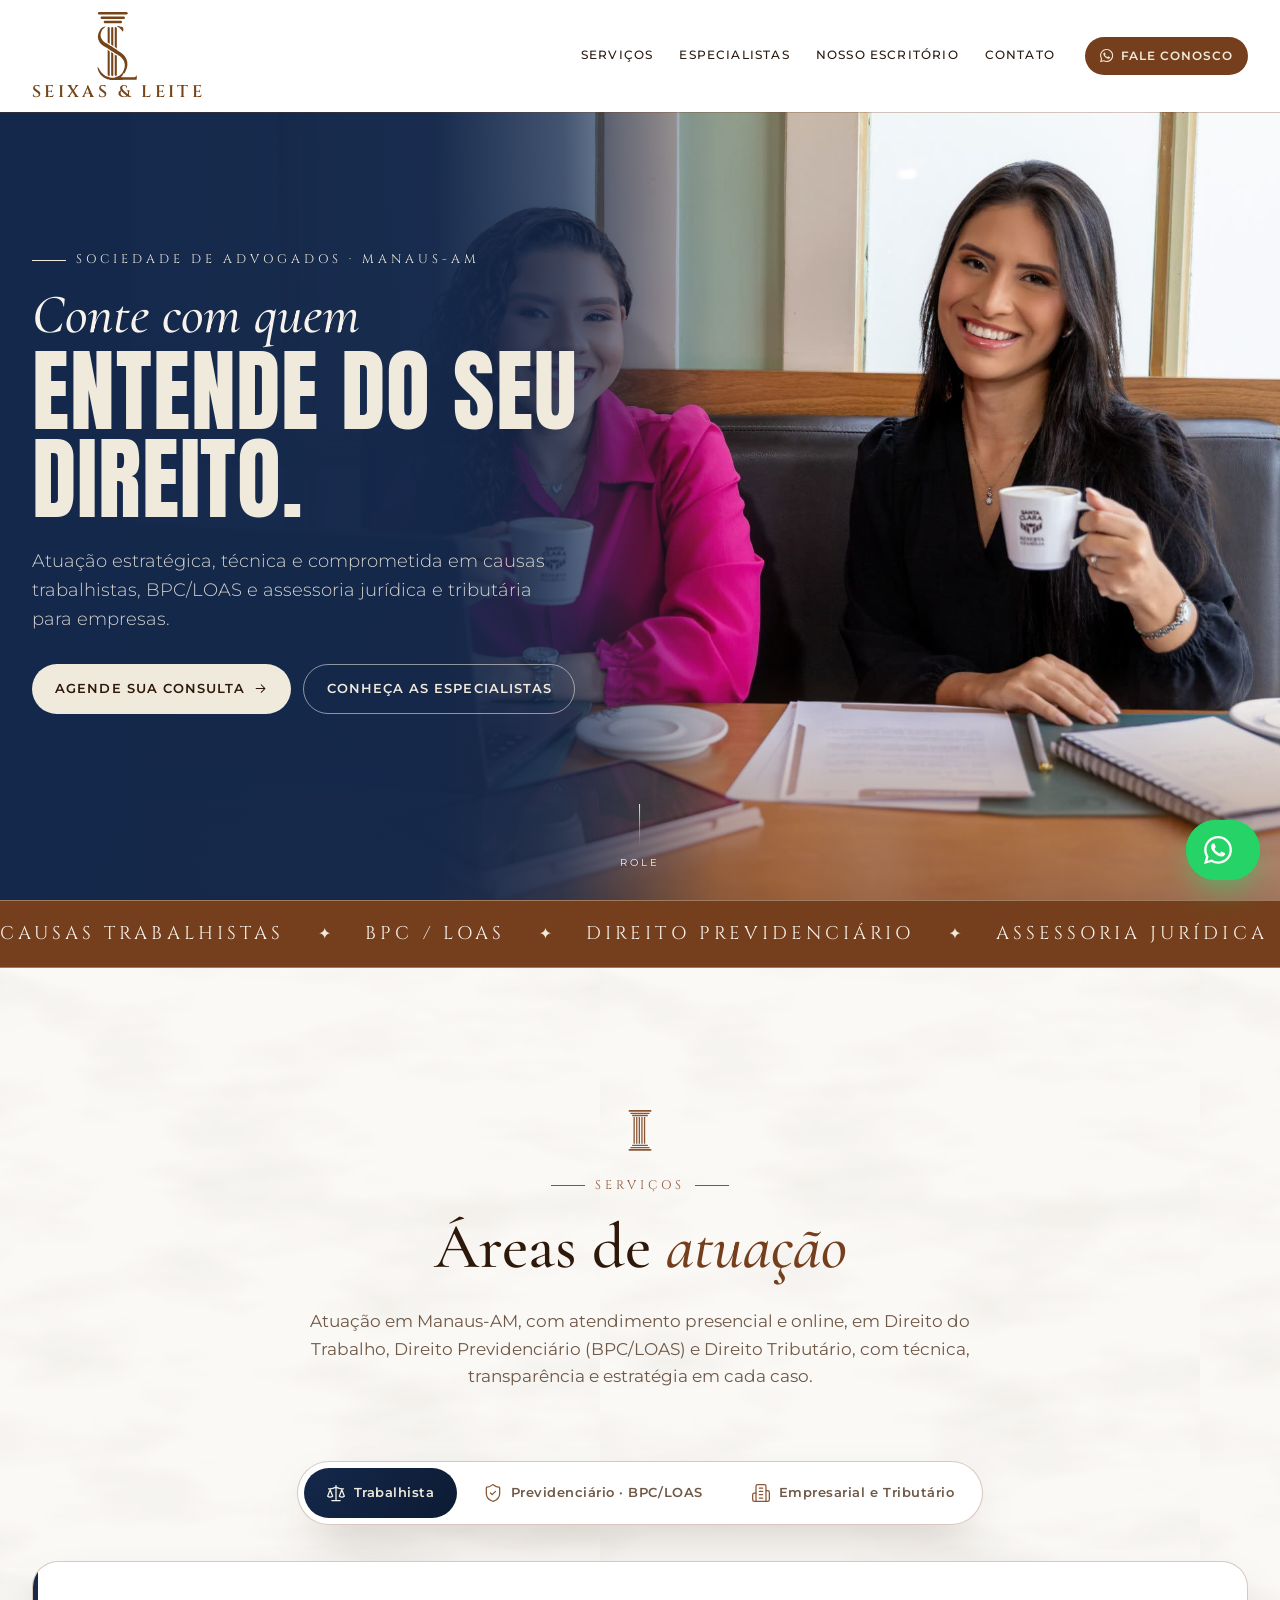
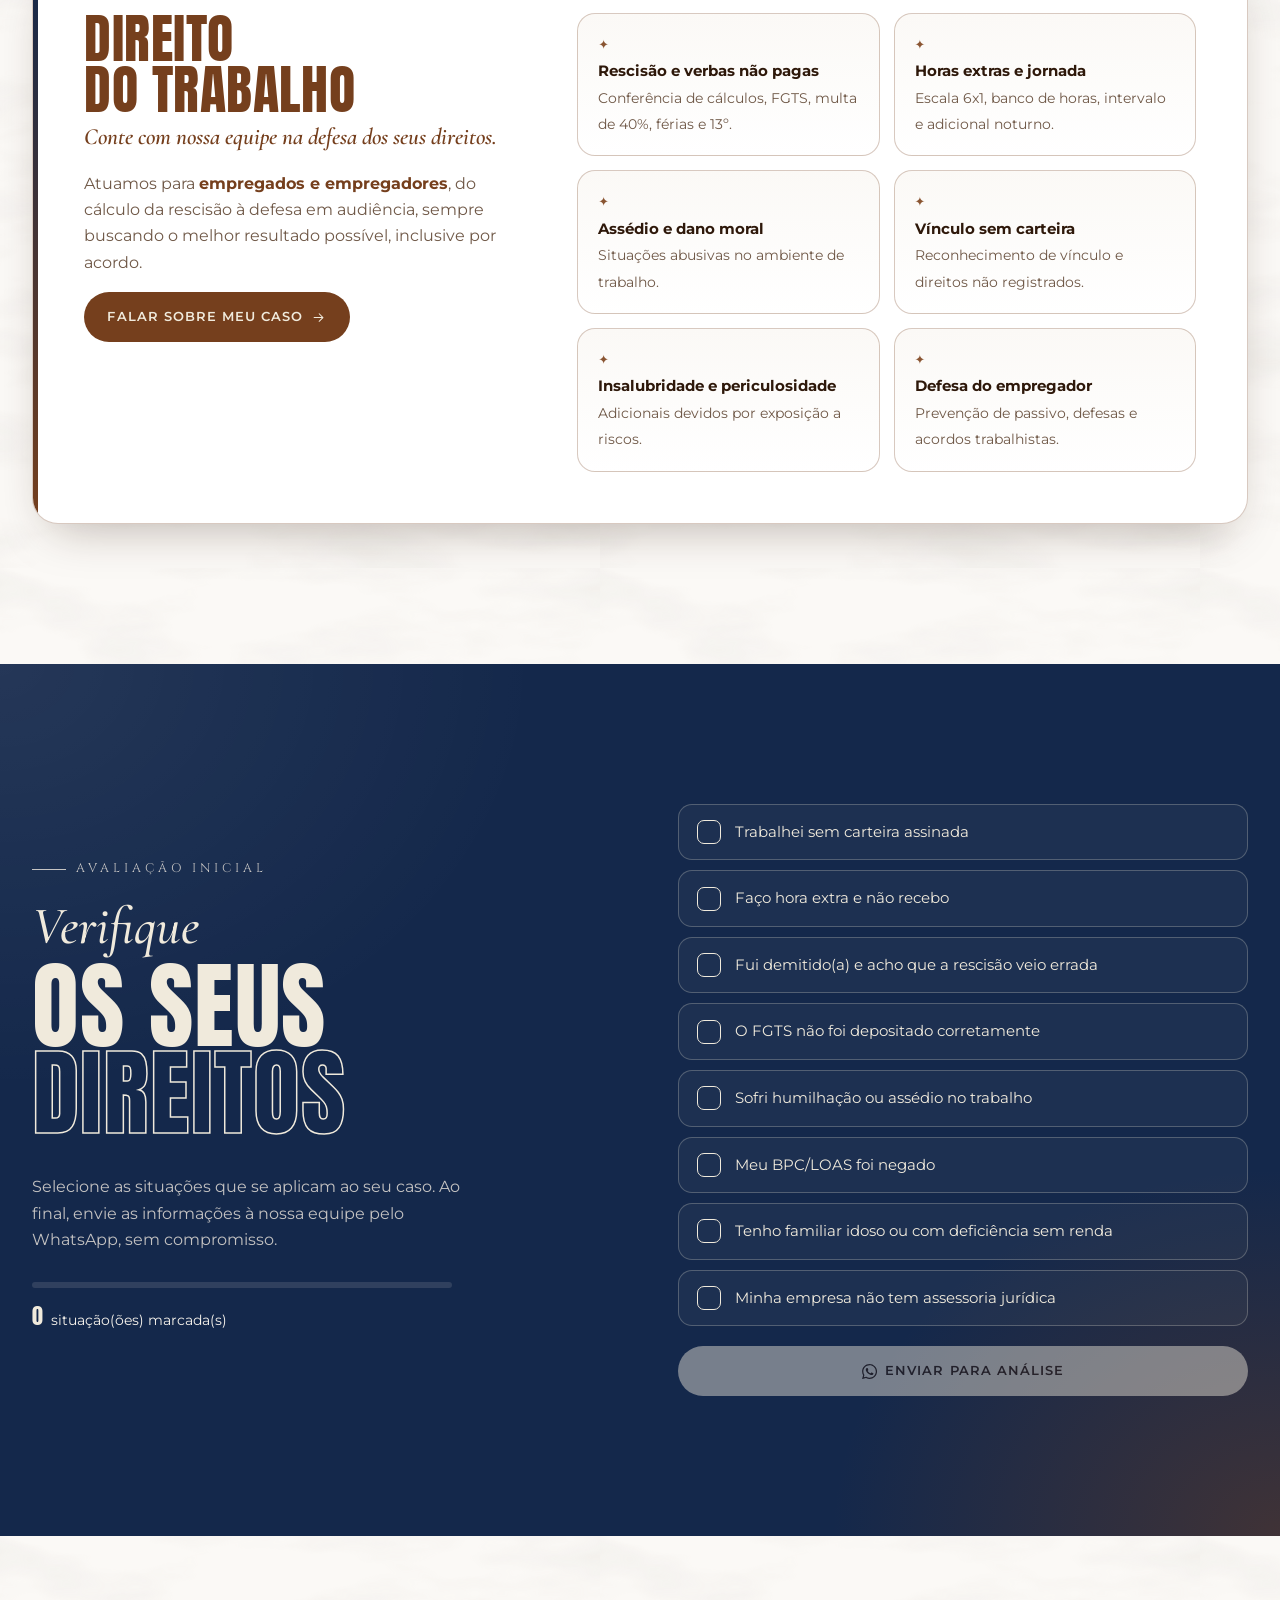
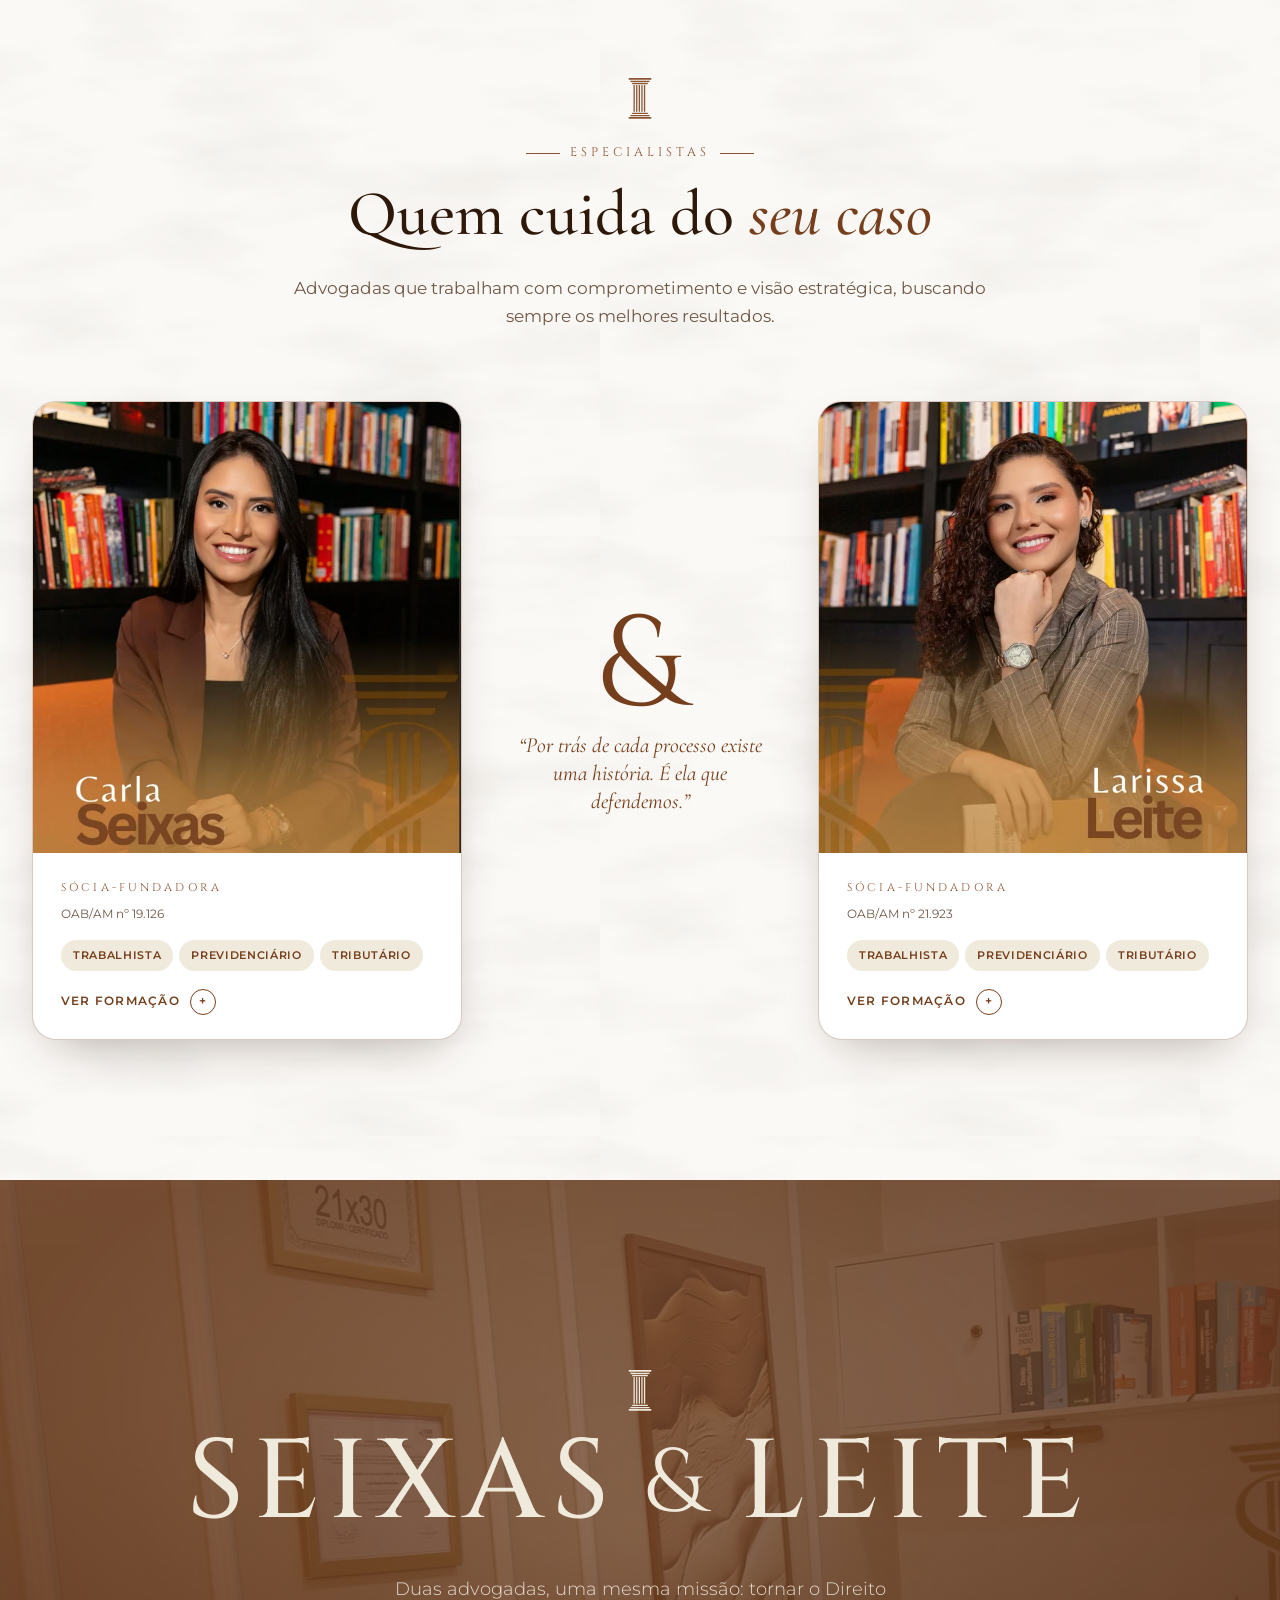
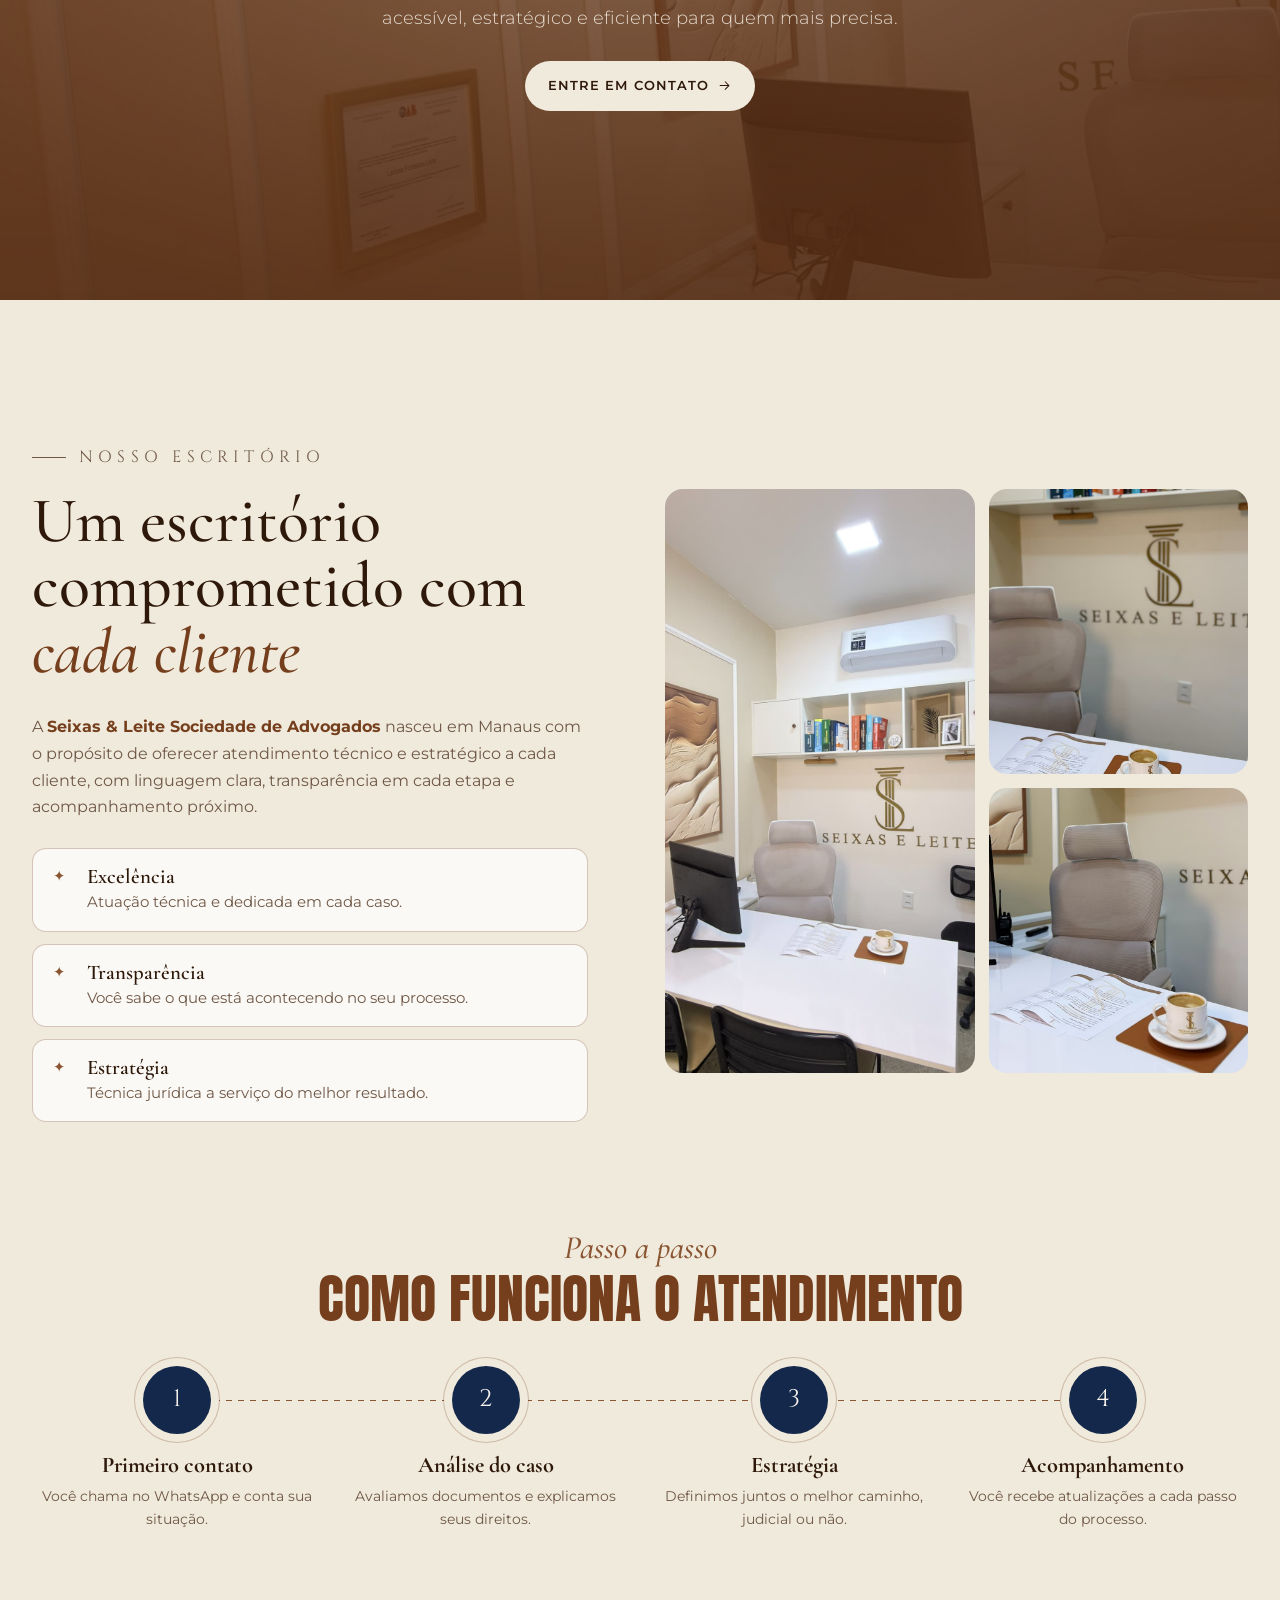
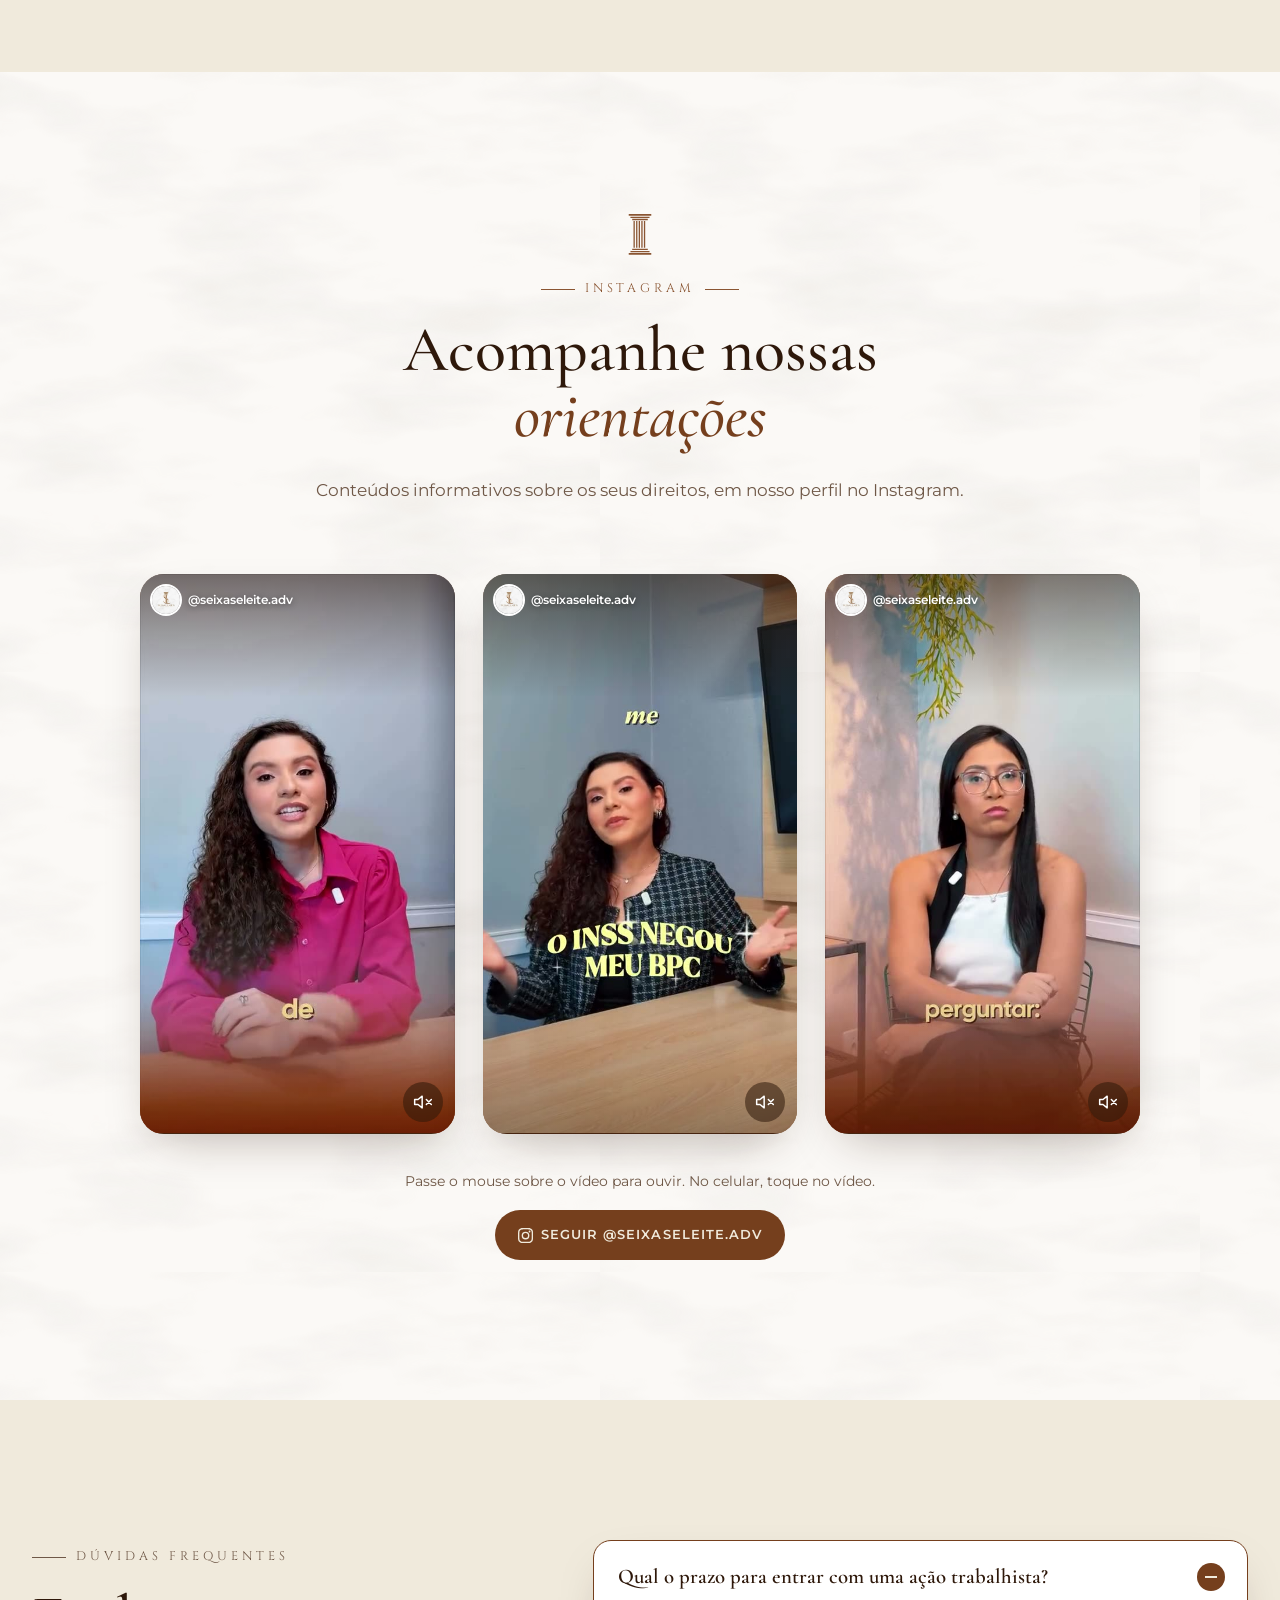
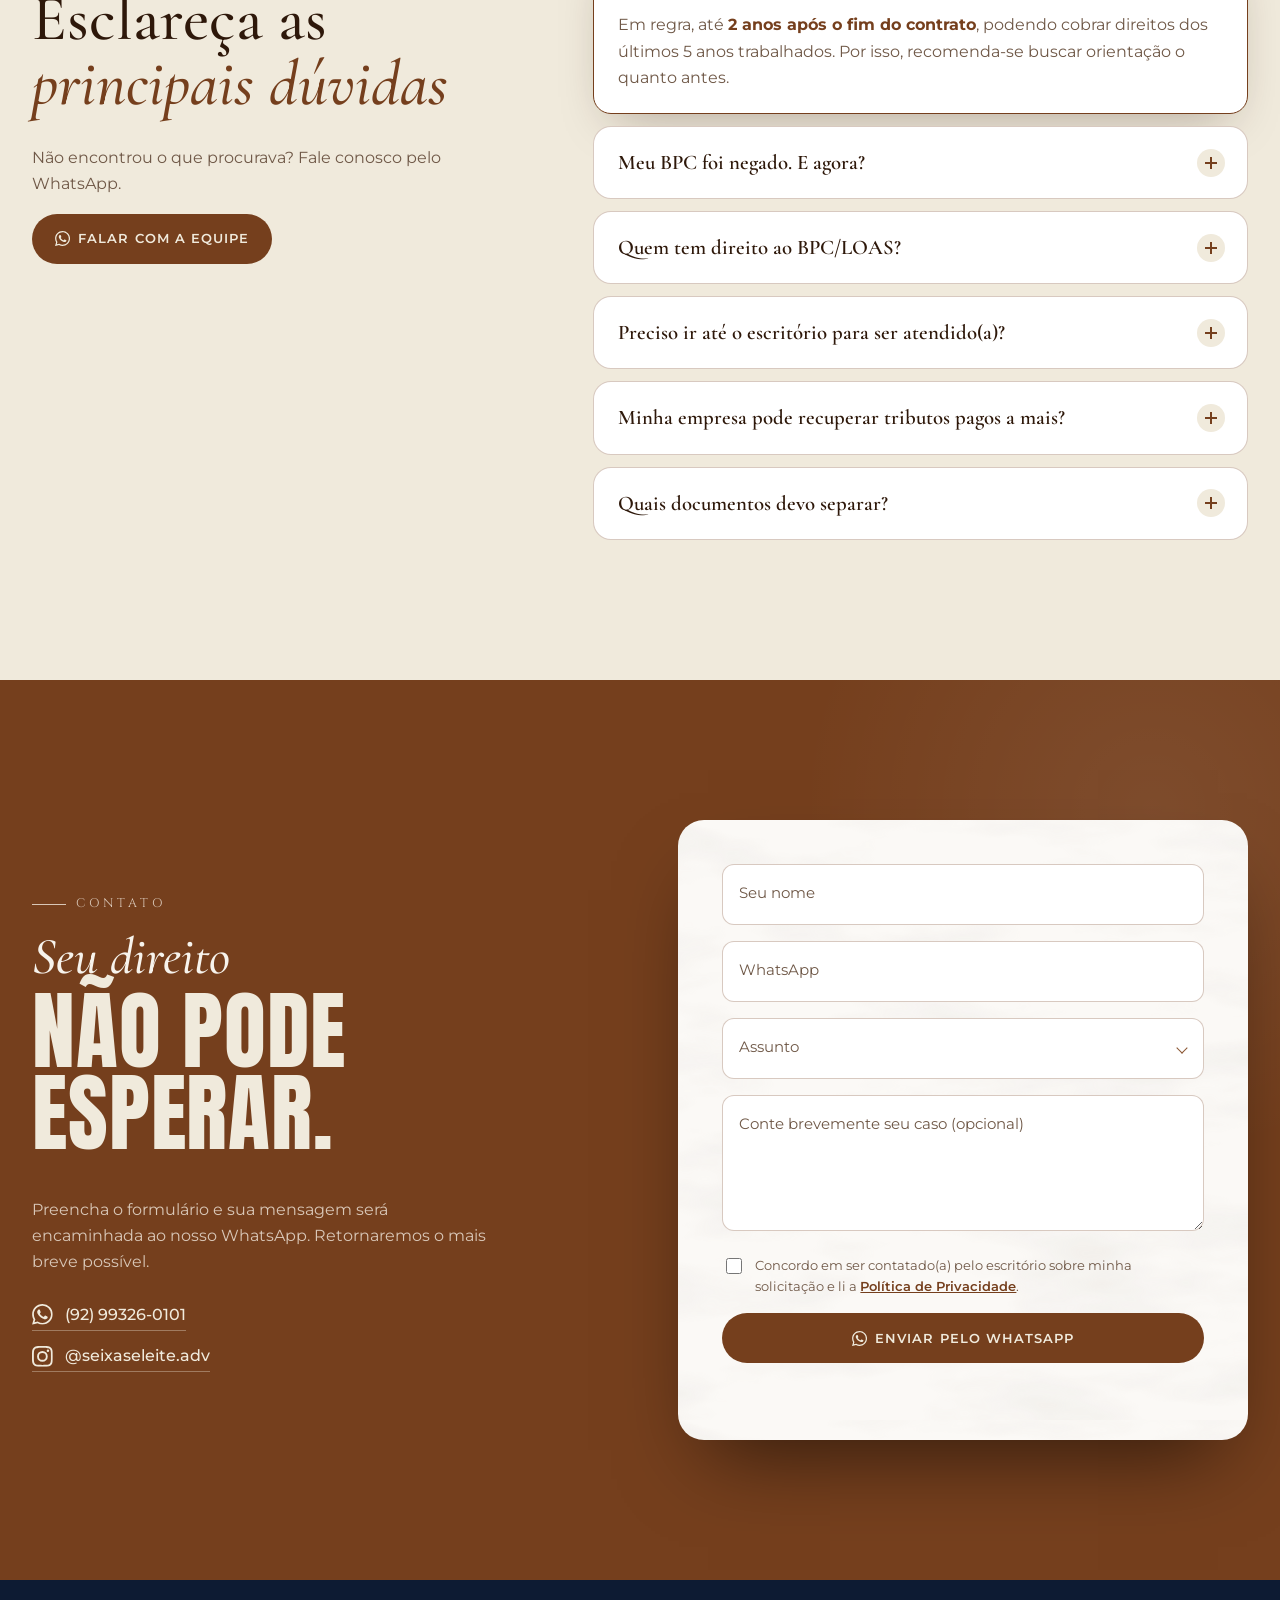
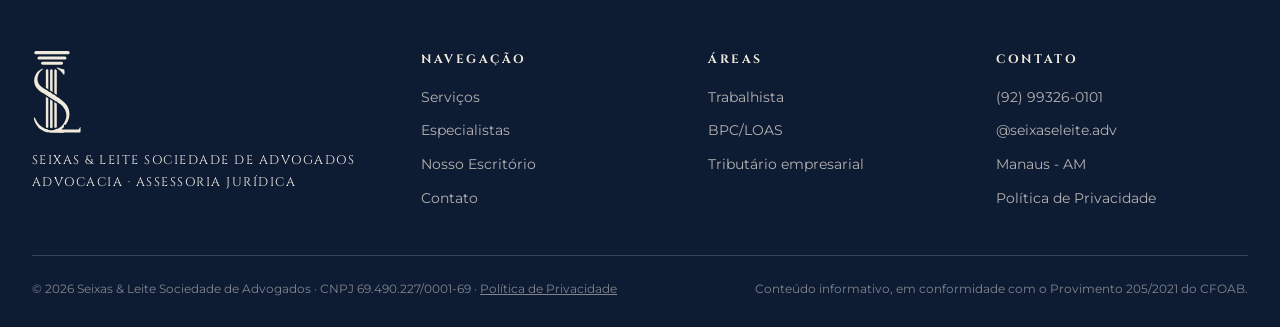
<file: index.html>
<!doctype html>
<html lang="pt-BR">
<head>
  <meta charset="utf-8">
  <meta name="viewport" content="width=device-width, initial-scale=1">
  <title>Advogadas em Manaus: Trabalhista e BPC/LOAS | Seixas &amp; Leite</title>
  <meta name="description" content="Seixas &amp; Leite Advogados em Manaus-AM: Direito do Trabalho, BPC/LOAS e assessoria tributária para empresas. Atendimento presencial e online pelo WhatsApp.">
  <meta name="robots" content="index, follow, max-image-preview:large, max-snippet:-1, max-video-preview:-1">
  <link rel="canonical" href="https://seixasleite.com.br/">
  <link rel="alternate" hreflang="pt-BR" href="https://seixasleite.com.br/">
  <link rel="alternate" hreflang="x-default" href="https://seixasleite.com.br/">
  <meta name="geo.region" content="BR-AM">
  <meta name="geo.placename" content="Manaus">
  <meta name="theme-color" content="#14284B">
  <link rel="icon" href="/favicon.ico" sizes="48x48">
  <link rel="icon" type="image/png" sizes="192x192" href="/assets/icons/icon-192.png">
  <link rel="apple-touch-icon" href="/assets/icons/icon-180.png">
  <link rel="manifest" href="/site.webmanifest">

  <meta property="og:type" content="website">
  <meta property="og:locale" content="pt_BR">
  <meta property="og:site_name" content="Seixas &amp; Leite">
  <meta property="og:url" content="https://seixasleite.com.br/">
  <meta property="og:title" content="Seixas &amp; Leite | Advogadas em Manaus">
  <meta property="og:description" content="Conte com quem entende do seu direito. Trabalhista, BPC/LOAS e assessoria jurídica e tributária para empresas em Manaus-AM.">
  <meta property="og:image" content="https://seixasleite.com.br/assets/img/og-seixas-leite.jpg">
  <meta property="og:image:width" content="1200">
  <meta property="og:image:height" content="630">
  <meta property="og:image:alt" content="As advogadas Carla Seixas e Larissa Leite, sócias do escritório Seixas &amp; Leite">
  <meta name="twitter:card" content="summary_large_image">
  <meta name="twitter:title" content="Seixas &amp; Leite | Advogadas em Manaus">
  <meta name="twitter:description" content="Seixas &amp; Leite Advogados em Manaus-AM: Direito do Trabalho, BPC/LOAS e assessoria tributária para empresas.">
  <meta name="twitter:image" content="https://seixasleite.com.br/assets/img/og-seixas-leite.jpg">

  <script type="application/ld+json">
{
  "@context": "https://schema.org",
  "@graph": [
    {
      "@type": "WebSite",
      "@id": "https://seixasleite.com.br/#site",
      "url": "https://seixasleite.com.br/",
      "name": "Seixas & Leite",
      "inLanguage": "pt-BR",
      "publisher": {
        "@id": "https://seixasleite.com.br/#escritorio"
      }
    },
    {
      "@type": "WebPage",
      "@id": "https://seixasleite.com.br/#pagina",
      "url": "https://seixasleite.com.br/",
      "name": "Advogadas em Manaus: Trabalhista e BPC/LOAS | Seixas & Leite",
      "isPartOf": {
        "@id": "https://seixasleite.com.br/#site"
      },
      "about": {
        "@id": "https://seixasleite.com.br/#escritorio"
      },
      "primaryImageOfPage": "https://seixasleite.com.br/assets/img/og-seixas-leite.jpg",
      "inLanguage": "pt-BR",
      "dateModified": "2026-11-12"
    },
    {
      "@type": "City",
      "@id": "https://seixasleite.com.br/#manaus",
      "name": "Manaus",
      "containedInPlace": {
        "@type": "State",
        "name": "Amazonas"
      }
    },
    {
      "@type": "LegalService",
      "@id": "https://seixasleite.com.br/#escritorio",
      "name": "Seixas & Leite",
      "legalName": "Seixas & Leite Sociedade de Advogados",
      "taxID": "69.490.227/0001-69",
      "url": "https://seixasleite.com.br/",
      "description": "Escritório de advocacia em Manaus-AM com atuação em Direito do Trabalho, Direito Previdenciário (BPC/LOAS) e assessoria jurídica e tributária para empresas, com atendimento presencial e online.",
      "logo": "https://seixasleite.com.br/assets/icons/icon-512.png",
      "image": "https://seixasleite.com.br/assets/img/og-seixas-leite.jpg",
      "telephone": "+55-92-99326-0101",
      "address": {
        "@type": "PostalAddress",
        "addressLocality": "Manaus",
        "addressRegion": "AM",
        "addressCountry": "BR"
      },
      "areaServed": {
        "@id": "https://seixasleite.com.br/#manaus"
      },
      "sameAs": [
        "https://www.instagram.com/seixaseleite.adv/"
      ],
      "contactPoint": {
        "@type": "ContactPoint",
        "contactType": "customer service",
        "telephone": "+55-92-99326-0101",
        "url": "https://wa.me/5592993260101",
        "availableLanguage": "pt-BR"
      },
      "knowsAbout": [
        "Direito do Trabalho",
        "Direito Previdenciário",
        "BPC/LOAS",
        "Direito Tributário",
        "Zona Franca de Manaus",
        "Restituição de impostos",
        "Recuperação de créditos tributários",
        "PIS/COFINS"
      ],
      "employee": [
        {
          "@id": "https://seixasleite.com.br/#carla-seixas"
        },
        {
          "@id": "https://seixasleite.com.br/#larissa-leite"
        }
      ],
      "hasOfferCatalog": {
        "@type": "OfferCatalog",
        "name": "Áreas de atuação",
        "itemListElement": [
          {
            "@type": "Offer",
            "itemOffered": {
              "@type": "Service",
              "name": "Direito do Trabalho",
              "description": "Atuação para empregados e empregadores: rescisão e verbas não pagas, horas extras e jornada, assédio e dano moral, vínculo sem carteira, insalubridade e periculosidade e defesa do empregador.",
              "provider": {
                "@id": "https://seixasleite.com.br/#escritorio"
              },
              "areaServed": {
                "@id": "https://seixasleite.com.br/#manaus"
              }
            }
          },
          {
            "@type": "Offer",
            "itemOffered": {
              "@type": "Service",
              "name": "Direito Previdenciário e BPC/LOAS",
              "description": "Pedido, recurso e ação judicial do Benefício de Prestação Continuada, inclusive para crianças com deficiência, e defesa em revisões e cortes do benefício.",
              "provider": {
                "@id": "https://seixasleite.com.br/#escritorio"
              },
              "areaServed": {
                "@id": "https://seixasleite.com.br/#manaus"
              }
            }
          },
          {
            "@type": "Offer",
            "itemOffered": {
              "@type": "Service",
              "name": "Assessoria jurídica e tributária para empresas",
              "description": "Restituição de impostos, recuperação de créditos, PIS/COFINS, benefícios fiscais da Zona Franca de Manaus, consultoria trabalhista empresarial, contratos e assessoria mensal.",
              "provider": {
                "@id": "https://seixasleite.com.br/#escritorio"
              },
              "areaServed": {
                "@id": "https://seixasleite.com.br/#manaus"
              }
            }
          }
        ]
      }
    },
    {
      "@type": "Person",
      "@id": "https://seixasleite.com.br/#carla-seixas",
      "name": "Carla Seixas",
      "jobTitle": "Advogada e sócia-fundadora",
      "identifier": {
        "@type": "PropertyValue",
        "propertyID": "OAB/AM",
        "value": "19.126"
      },
      "worksFor": {
        "@id": "https://seixasleite.com.br/#escritorio"
      },
      "image": "https://seixasleite.com.br/assets/img/carla-seixas.jpg",
      "description": "Advogada pós-graduada em Advocacia Trabalhista e Previdenciária, com atuação em demandas trabalhistas, previdenciárias e tributárias na Zona Franca de Manaus.",
      "knowsAbout": [
        "Direito do Trabalho",
        "Direito Previdenciário",
        "Direito Tributário"
      ]
    },
    {
      "@type": "Person",
      "@id": "https://seixasleite.com.br/#larissa-leite",
      "name": "Larissa Leite",
      "jobTitle": "Advogada e sócia-fundadora",
      "identifier": {
        "@type": "PropertyValue",
        "propertyID": "OAB/AM",
        "value": "21.923"
      },
      "worksFor": {
        "@id": "https://seixasleite.com.br/#escritorio"
      },
      "image": "https://seixasleite.com.br/assets/img/larissa-leite.jpg",
      "description": "Advogada pós-graduada em Direito do Trabalho, Tributário e Previdenciário, com atuação trabalhista, previdenciária em BPC e tributária para empresas da Zona Franca de Manaus.",
      "knowsAbout": [
        "Direito do Trabalho",
        "Direito Previdenciário",
        "BPC/LOAS",
        "Direito Tributário"
      ]
    },
    {
      "@type": "FAQPage",
      "@id": "https://seixasleite.com.br/#faq",
      "mainEntity": [
        {
          "@type": "Question",
          "name": "Qual o prazo para entrar com uma ação trabalhista?",
          "acceptedAnswer": {
            "@type": "Answer",
            "text": "Em regra, até 2 anos após o fim do contrato, podendo cobrar direitos dos últimos 5 anos trabalhados. Por isso, recomenda-se buscar orientação o quanto antes."
          }
        },
        {
          "@type": "Question",
          "name": "Meu BPC foi negado. E agora?",
          "acceptedAnswer": {
            "@type": "Answer",
            "text": "É possível apresentar recurso ao INSS ou ingressar com ação judicial. Analisamos o motivo da negativa e os documentos para definir o melhor caminho."
          }
        },
        {
          "@type": "Question",
          "name": "Quem tem direito ao BPC/LOAS?",
          "acceptedAnswer": {
            "@type": "Answer",
            "text": "Pessoas idosas a partir de 65 anos ou pessoas com deficiência (de qualquer idade) cuja família esteja em situação de vulnerabilidade, conforme critérios de renda avaliados caso a caso."
          }
        },
        {
          "@type": "Question",
          "name": "Preciso ir até o escritório para ser atendido(a)?",
          "acceptedAnswer": {
            "@type": "Answer",
            "text": "Não necessariamente. Fazemos atendimento presencial em Manaus e também online, pelo WhatsApp e videochamada."
          }
        },
        {
          "@type": "Question",
          "name": "Minha empresa pode recuperar tributos pagos a mais?",
          "acceptedAnswer": {
            "@type": "Answer",
            "text": "Muitas empresas podem, especialmente em relação a PIS/COFINS. Fazemos um diagnóstico dos últimos 5 anos para identificar créditos."
          }
        },
        {
          "@type": "Question",
          "name": "Quais documentos devo separar?",
          "acceptedAnswer": {
            "@type": "Answer",
            "text": "Documento de identificação, CPF, comprovante de endereço e documentos pertinentes à demanda, como contratos, documentos trabalhistas, registros previdenciários e comprovantes fiscais."
          }
        }
      ]
    }
  ]
}
  </script>

  <link rel="preconnect" href="https://fonts.googleapis.com">
  <link rel="preconnect" href="https://fonts.gstatic.com" crossorigin>
  <link href="https://fonts.googleapis.com/css2?family=Anton&family=Cinzel:wght@400;500;600;700&family=Cormorant+Garamond:ital,wght@0,400;0,500;0,600;0,700;1,500&family=Montserrat:wght@300;400;500;600;700&display=swap" rel="stylesheet">
  <link rel="stylesheet" href="css/style.css?v=20261118">
  <noscript><style>.reveal { opacity: 1; transform: none; }</style></noscript>
</head>
<body>


  <!-- Coluna clássica reutilizável (ornamento da marca) -->
  <svg width="0" height="0" style="position:absolute" aria-hidden="true">
    <symbol id="column" viewBox="0 0 60 100">
      <path fill="currentColor" d="M4 4h52v4H4zM8 10h44v3H8zM12 15h36v3H12zM15 20h3v62h-3zM21 20h3v62h-3zM27 20h3v62h-3zM33 20h3v62h-3zM39 20h3v62h-3zM12 84h36v3H12zM8 89h44v3H8zM4 94h52v4H4z"/>
    </symbol>
    <symbol id="ico-wpp" viewBox="0 0 24 24">
      <path fill="currentColor" d="M17.47 14.38c-.3-.15-1.76-.87-2.03-.97-.27-.1-.47-.15-.67.15-.2.3-.77.97-.94 1.17-.17.2-.35.22-.64.07-.3-.15-1.25-.46-2.39-1.47-.88-.79-1.48-1.76-1.65-2.06-.17-.3-.02-.46.13-.6.13-.13.3-.35.45-.52.15-.17.2-.3.3-.5.1-.2.05-.37-.03-.52-.07-.15-.67-1.61-.92-2.2-.24-.58-.49-.5-.67-.51h-.57c-.2 0-.52.07-.79.37-.27.3-1.04 1.02-1.04 2.48s1.07 2.88 1.21 3.08c.15.2 2.1 3.2 5.08 4.49.71.31 1.26.49 1.69.62.71.23 1.36.2 1.87.12.57-.08 1.76-.72 2.01-1.41.25-.7.25-1.29.17-1.41-.07-.13-.27-.2-.57-.35zM12.04 21.8h-.01a9.87 9.87 0 0 1-5.03-1.38l-.36-.21-3.74.98 1-3.65-.24-.37a9.86 9.86 0 0 1-1.51-5.26c0-5.45 4.44-9.88 9.9-9.88 2.64 0 5.12 1.03 6.99 2.9a9.82 9.82 0 0 1 2.89 6.99c0 5.45-4.44 9.88-9.89 9.88zm8.41-18.3A11.81 11.81 0 0 0 12.04 0C5.5 0 .16 5.34.16 11.9c0 2.1.55 4.14 1.59 5.95L.06 24l6.3-1.65a11.88 11.88 0 0 0 5.68 1.45h.01c6.55 0 11.89-5.34 11.89-11.9 0-3.18-1.24-6.17-3.49-8.41z"/>
    </symbol>
    <symbol id="ico-ig" viewBox="0 0 24 24">
      <path fill="currentColor" d="M12 2.16c3.2 0 3.58.01 4.85.07 1.17.05 1.8.25 2.23.41.56.22.96.48 1.38.9.42.42.68.82.9 1.38.16.42.36 1.06.41 2.23.06 1.27.07 1.65.07 4.85s-.01 3.58-.07 4.85c-.05 1.17-.25 1.8-.41 2.23-.22.56-.48.96-.9 1.38-.42.42-.82.68-1.38.9-.42.16-1.06.36-2.23.41-1.27.06-1.65.07-4.85.07s-3.58-.01-4.85-.07c-1.17-.05-1.8-.25-2.23-.41a3.72 3.72 0 0 1-1.38-.9 3.72 3.72 0 0 1-.9-1.38c-.16-.42-.36-1.06-.41-2.23C2.17 15.58 2.16 15.2 2.16 12s.01-3.58.07-4.85c.05-1.17.25-1.8.41-2.23.22-.56.48-.96.9-1.38.42-.42.82-.68 1.38-.9.42-.16 1.06-.36 2.23-.41C8.42 2.17 8.8 2.16 12 2.16M12 0C8.74 0 8.33.01 7.05.07 5.78.13 4.9.33 4.14.63c-.79.3-1.46.72-2.13 1.38A5.88 5.88 0 0 0 .63 4.14C.33 4.9.13 5.78.07 7.05.01 8.33 0 8.74 0 12s.01 3.67.07 4.95c.06 1.27.26 2.15.56 2.91.3.79.72 1.46 1.38 2.13a5.88 5.88 0 0 0 2.13 1.38c.76.3 1.64.5 2.91.56C8.33 23.99 8.74 24 12 24s3.67-.01 4.95-.07c1.27-.06 2.15-.26 2.91-.56a5.88 5.88 0 0 0 2.13-1.38 5.88 5.88 0 0 0 1.38-2.13c.3-.76.5-1.64.56-2.91.06-1.28.07-1.69.07-4.95s-.01-3.67-.07-4.95c-.06-1.27-.26-2.15-.56-2.91a5.88 5.88 0 0 0-1.38-2.13A5.88 5.88 0 0 0 19.86.63C19.1.33 18.22.13 16.95.07 15.67.01 15.26 0 12 0zm0 5.84a6.16 6.16 0 1 0 0 12.32 6.16 6.16 0 0 0 0-12.32zM12 16a4 4 0 1 1 0-8 4 4 0 0 1 0 8zm6.4-11.85a1.44 1.44 0 1 0 0 2.88 1.44 1.44 0 0 0 0-2.88z"/>
    </symbol>
    <symbol id="ico-arrow" viewBox="0 0 24 24">
      <path fill="none" stroke="currentColor" stroke-width="1.6" stroke-linecap="round" stroke-linejoin="round" d="M5 12h14M13 6l6 6-6 6"/>
    </symbol>
    <!-- Ícones de linha (traço fino, mesma família) -->
    <symbol id="ico-scale" viewBox="0 0 24 24">
      <g fill="none" stroke="currentColor" stroke-width="1.5" stroke-linecap="round" stroke-linejoin="round">
        <path d="m16 16 3-8 3 8c-.87.65-1.92 1-3 1s-2.13-.35-3-1Z"/><path d="m2 16 3-8 3 8c-.87.65-1.92 1-3 1s-2.13-.35-3-1Z"/><path d="M7 21h10M12 3v18M3 7h2c2 0 5-1 7-2 2 1 5 2 7 2h2"/>
      </g>
    </symbol>
    <symbol id="ico-shield" viewBox="0 0 24 24">
      <g fill="none" stroke="currentColor" stroke-width="1.5" stroke-linecap="round" stroke-linejoin="round">
        <path d="M20 13c0 5-3.5 7.5-7.66 8.95a1 1 0 0 1-.67-.01C7.5 20.5 4 18 4 13V6a1 1 0 0 1 1-1c2 0 4.5-1.2 6.24-2.72a1.17 1.17 0 0 1 1.52 0C14.51 3.81 17 5 19 5a1 1 0 0 1 1 1z"/><path d="m9 12 2 2 4-4"/>
      </g>
    </symbol>
    <symbol id="ico-building" viewBox="0 0 24 24">
      <g fill="none" stroke="currentColor" stroke-width="1.5" stroke-linecap="round" stroke-linejoin="round">
        <path d="M6 22V4a2 2 0 0 1 2-2h8a2 2 0 0 1 2 2v18Z"/><path d="M6 12H4a2 2 0 0 0-2 2v6a2 2 0 0 0 2 2h2M18 9h2a2 2 0 0 1 2 2v9a2 2 0 0 1-2 2h-2M10 6h4M10 10h4M10 14h4M10 18h4"/>
      </g>
    </symbol>
    <symbol id="ico-pin" viewBox="0 0 24 24">
      <g fill="none" stroke="currentColor" stroke-width="1.5" stroke-linecap="round" stroke-linejoin="round">
        <path d="M20 10c0 5-5.54 10.19-7.4 11.8a1 1 0 0 1-1.2 0C9.54 20.19 4 15 4 10a8 8 0 0 1 16 0"/><circle cx="12" cy="10" r="3"/>
      </g>
    </symbol>
    <symbol id="ico-sound" viewBox="0 0 24 24">
      <g fill="none" stroke="currentColor" stroke-width="1.8" stroke-linecap="round" stroke-linejoin="round">
        <path d="M11 5 6 9H2v6h4l5 4z"/><path d="M15.5 8.5a5 5 0 0 1 0 7M19 5a10 10 0 0 1 0 14"/>
      </g>
    </symbol>
    <symbol id="ico-mute" viewBox="0 0 24 24">
      <g fill="none" stroke="currentColor" stroke-width="1.8" stroke-linecap="round" stroke-linejoin="round">
        <path d="M11 5 6 9H2v6h4l5 4z"/><path d="m22 9-6 6M16 9l6 6"/>
      </g>
    </symbol>
  </svg>

  <!-- ================= HEADER ================= -->
  <header class="header" id="topo">
    <div class="header__inner container">
      <a href="#inicio" class="brand" aria-label="Seixas & Leite - início">
        <img src="/assets/img/logo-monograma.svg" alt="" class="brand__mark" width="150" height="250">
        <span class="brand__name">Seixas &amp; Leite</span>
      </a>

      <nav class="nav" aria-label="Menu principal">
        <ul class="nav__list">
          <li><a href="#servicos" class="nav__link">Serviços</a></li>
          <li><a href="#especialistas" class="nav__link">Especialistas</a></li>
          <li><a href="#escritorio" class="nav__link">Nosso Escritório</a></li>
          <li><a href="#contato" class="nav__link">Contato</a></li>
        </ul>
        <a href="https://wa.me/5592993260101?text=Ol%C3%A1!%20Vim%20pelo%20site%20e%20gostaria%20de%20uma%20orienta%C3%A7%C3%A3o." target="_blank" rel="noopener" class="btn btn--coffee btn--sm nav__cta">
          <svg class="ico"><use href="#ico-wpp"/></svg> Fale conosco
        </a>
      </nav>

      <button class="burger" aria-label="Abrir menu" aria-expanded="false" aria-controls="menu-mobile">
        <span></span><span></span><span></span>
      </button>
    </div>
  </header>

  <!-- Menu mobile em tela cheia -->
  <div class="menu-mobile" id="menu-mobile" aria-hidden="true">
    <svg class="menu-mobile__column"><use href="#column"/></svg>
    <ul>
      <li><a href="#servicos">Serviços</a></li>
      <li><a href="#especialistas">Especialistas</a></li>
      <li><a href="#escritorio">Nosso Escritório</a></li>
      <li><a href="#contato">Contato</a></li>
    </ul>
    <a href="https://wa.me/5592993260101" target="_blank" rel="noopener" class="btn btn--light">
      <svg class="ico"><use href="#ico-wpp"/></svg> Falar no WhatsApp
    </a>
    <p class="menu-mobile__foot"><svg class="ico"><use href="#ico-pin"/></svg> Manaus - AM · @seixaseleite.adv</p>
  </div>

  <main>

    <!-- ================= HERO / BANNER ================= -->
    <section class="hero" id="inicio" aria-label="Destaques">
      <div class="hero__slides">

        <!-- Banner único: as sócias -->
        <article class="slide is-active" data-theme="coffee">
          <figure class="slide__media slot" data-label="Banner · Foto das duas sócias (1920×1080)">
            <img src="assets/img/banner-socias.jpg" alt="As advogadas Larissa Leite e Carla Seixas, sócias do escritório Seixas &amp; Leite em Manaus" width="2000" height="1333" fetchpriority="high" decoding="async">
          </figure>
          <div class="slide__content container">
            <p class="eyebrow">Sociedade de Advogados · Manaus-AM</p>
            <h1 class="slide__title">
              <span class="t-serif">Conte com quem</span>
              <span class="t-impact">entende do seu</span>
              <span class="t-impact">direito.</span>
            </h1>
            <p class="slide__text">Atuação estratégica, técnica e comprometida em causas trabalhistas, BPC/LOAS e assessoria jurídica e tributária para empresas.</p>
            <div class="slide__actions">
              <a href="#contato" class="btn btn--light">Agende sua consulta <svg class="ico"><use href="#ico-arrow"/></svg></a>
              <a href="#especialistas" class="btn btn--ghost">Conheça as especialistas</a>
            </div>
          </div>
        </article>
      </div>

      <a href="#marquee" class="hero__scroll" aria-label="Rolar para baixo"><span></span>Role</a>
    </section>

    <!-- Faixa animada -->
    <div class="marquee" id="marquee" aria-hidden="true">
      <div class="marquee__track">
        <span>Causas Trabalhistas</span><i>✦</i><span>BPC / LOAS</span><i>✦</i><span>Direito Previdenciário</span><i>✦</i><span>Assessoria Jurídica</span><i>✦</i><span>Tributário Empresarial</span><i>✦</i><span>Zona Franca de Manaus</span><i>✦</i>
        <span>Causas Trabalhistas</span><i>✦</i><span>BPC / LOAS</span><i>✦</i><span>Direito Previdenciário</span><i>✦</i><span>Assessoria Jurídica</span><i>✦</i><span>Tributário Empresarial</span><i>✦</i><span>Zona Franca de Manaus</span><i>✦</i>
      </div>
    </div>

    <!-- ================= SERVIÇOS ================= -->
    <section class="section services marble" id="servicos">
      <div class="container">
        <header class="section__head reveal">
          <svg class="column-icon"><use href="#column"/></svg>
          <p class="eyebrow eyebrow--dark">Serviços</p>
          <h2 class="section__title">Áreas de <em>atuação</em></h2>
          <p class="section__lead">Atuação em Manaus-AM, com atendimento presencial e online, em Direito do Trabalho, Direito Previdenciário (BPC/LOAS) e Direito Tributário, com técnica, transparência e estratégia em cada caso.</p>
        </header>

        <div class="tabs reveal" data-tabs>
          <div class="tabs__list" role="tablist">
            <button class="tab is-active" role="tab" aria-selected="true" aria-controls="tab-trab" id="t-trab">
              <svg class="tab__icon"><use href="#ico-scale"/></svg><span>Trabalhista</span>
            </button>
            <button class="tab" role="tab" aria-selected="false" aria-controls="tab-prev" id="t-prev">
              <svg class="tab__icon"><use href="#ico-shield"/></svg><span>Previdenciário · BPC/LOAS</span>
            </button>
            <button class="tab" role="tab" aria-selected="false" aria-controls="tab-trib" id="t-trib">
              <svg class="tab__icon"><use href="#ico-building"/></svg><span>Empresarial e Tributário</span>
            </button>
            <span class="tabs__ink" aria-hidden="true"></span>
          </div>

          <div class="tab-panel is-active" role="tabpanel" id="tab-trab" aria-labelledby="t-trab">
            <div class="panel">
              <div class="panel__intro">
                <h3><span class="t-impact">Direito</span> <span class="t-impact t-impact--coffee">do Trabalho</span></h3>
                <p class="panel__tagline">Conte com nossa equipe na defesa dos seus direitos.</p>
                <p>Atuamos para <strong>empregados e empregadores</strong>, do cálculo da rescisão à defesa em audiência, sempre buscando o melhor resultado possível, inclusive por acordo.</p>
                <a href="https://wa.me/5592993260101?text=Ol%C3%A1!%20Preciso%20de%20orienta%C3%A7%C3%A3o%20sobre%20uma%20quest%C3%A3o%20trabalhista." target="_blank" rel="noopener" class="btn btn--coffee">Falar sobre meu caso <svg class="ico"><use href="#ico-arrow"/></svg></a>
              </div>
              <ul class="panel__grid">
                <li class="card-mini"><b>Rescisão e verbas não pagas</b><span>Conferência de cálculos, FGTS, multa de 40%, férias e 13º.</span></li>
                <li class="card-mini"><b>Horas extras e jornada</b><span>Escala 6x1, banco de horas, intervalo e adicional noturno.</span></li>
                <li class="card-mini"><b>Assédio e dano moral</b><span>Situações abusivas no ambiente de trabalho.</span></li>
                <li class="card-mini"><b>Vínculo sem carteira</b><span>Reconhecimento de vínculo e direitos não registrados.</span></li>
                <li class="card-mini"><b>Insalubridade e periculosidade</b><span>Adicionais devidos por exposição a riscos.</span></li>
                <li class="card-mini"><b>Defesa do empregador</b><span>Prevenção de passivo, defesas e acordos trabalhistas.</span></li>
              </ul>
            </div>
          </div>

          <div class="tab-panel" role="tabpanel" id="tab-prev" aria-labelledby="t-prev" hidden>
            <div class="panel">
              <div class="panel__intro">
                <h3><span class="t-serif-lg">4 mitos</span> <span class="t-serif-lg t-serif-lg--coffee">sobre o BPC</span></h3>
                <p class="panel__tagline">Benefício negado pode ser revisto.</p>
                <p>O <strong>BPC/LOAS</strong> garante um salário mínimo mensal à pessoa idosa (65+) ou com deficiência em situação de vulnerabilidade. Cuidamos do pedido, do recurso e da ação judicial.</p>
                <a href="https://wa.me/5592993260101?text=Ol%C3%A1!%20Gostaria%20de%20saber%20se%20tenho%20direito%20ao%20BPC%2FLOAS." target="_blank" rel="noopener" class="btn btn--coffee">Verificar direito ao BPC <svg class="ico"><use href="#ico-arrow"/></svg></a>
              </div>
              <ul class="panel__grid">
                <li class="card-mini"><b>Mito: “precisa ter contribuído”</b><span>Não. O BPC é assistencial e não exige contribuição ao INSS.</span></li>
                <li class="card-mini"><b>Mito: “quem trabalha na família perde”</b><span>A renda é analisada caso a caso, com despesas e realidade da casa.</span></li>
                <li class="card-mini"><b>Mito: “negado é para sempre”</b><span>Cabe recurso administrativo e ação judicial.</span></li>
                <li class="card-mini"><b>Mito: “só para quem não anda”</b><span>Diversas deficiências e doenças de longo prazo podem dar direito.</span></li>
                <li class="card-mini"><b>BPC para crianças</b><span>Crianças com deficiência ou autismo (TEA) também podem receber.</span></li>
                <li class="card-mini"><b>Revisões e cortes</b><span>Defesa quando o benefício é suspenso ou cancelado.</span></li>
              </ul>
            </div>
          </div>

          <div class="tab-panel" role="tabpanel" id="tab-trib" aria-labelledby="t-trib" hidden>
            <div class="panel">
              <div class="panel__intro">
                <h3><span class="t-impact">Assessoria</span> <span class="t-impact t-impact--coffee">para empresas</span></h3>
                <p class="panel__tagline">Soluções jurídicas e tributárias para o seu negócio.</p>
                <p>Assessoria jurídica e tributária preventiva para empresas, com atenção especial às particularidades da <strong>Zona Franca de Manaus</strong>.</p>
                <a href="https://wa.me/5592993260101?text=Ol%C3%A1!%20Tenho%20uma%20empresa%20e%20gostaria%20de%20conhecer%20a%20assessoria%20jur%C3%ADdica%20e%20tribut%C3%A1ria." target="_blank" rel="noopener" class="btn btn--coffee">Assessoria para minha empresa <svg class="ico"><use href="#ico-arrow"/></svg></a>
              </div>
              <ul class="panel__grid">
                <li class="card-mini card-mini--wide"><b>Restituição de imposto</b><span>Análise e pedido de restituição de impostos pagos a mais ou indevidamente.</span></li>
                <li class="card-mini"><b>Recuperação de créditos</b><span>Revisão de tributos pagos a mais nos últimos 5 anos.</span></li>
                <li class="card-mini"><b>PIS/COFINS</b><span>Teses e exclusões aplicáveis, como os Temas 69 e 118 do STF.</span></li>
                <li class="card-mini"><b>Zona Franca de Manaus</b><span>Benefícios fiscais e isenções da ZFM.</span></li>
                <li class="card-mini"><b>Consultoria trabalhista empresarial</b><span>Contratos, rotinas de RH e prevenção de passivo.</span></li>
                <li class="card-mini"><b>Contratos</b><span>Elaboração e revisão de contratos empresariais.</span></li>
                <li class="card-mini"><b>Assessoria mensal</b><span>Acompanhamento jurídico contínuo da sua empresa.</span></li>
              </ul>
            </div>
          </div>
        </div>
      </div>
    </section>

    <!-- ================= CHECKLIST INTERATIVO ================= -->
    <section class="section checklist" id="checklist">
      <div class="container checklist__grid">
        <div class="checklist__head reveal">
          <p class="eyebrow">Avaliação inicial</p>
          <h2 class="checklist__title"><span class="t-serif">Verifique</span><span class="t-impact">os seus</span><span class="t-impact t-impact--outline">direitos</span></h2>
          <p>Selecione as situações que se aplicam ao seu caso. Ao final, envie as informações à nossa equipe pelo WhatsApp, sem compromisso.</p>
          <div class="meter" aria-live="polite">
            <div class="meter__bar"><span style="--p:0"></span></div>
            <p class="meter__text"><b data-count>0</b> situação(ões) marcada(s)</p>
          </div>
        </div>

        <form class="checklist__list reveal" data-checklist>
          <label class="check"><input type="checkbox" value="Trabalhei sem carteira assinada"><span class="check__box"></span><span>Trabalhei sem carteira assinada</span></label>
          <label class="check"><input type="checkbox" value="Faço hora extra e não recebo"><span class="check__box"></span><span>Faço hora extra e não recebo</span></label>
          <label class="check"><input type="checkbox" value="Fui demitido(a) e acho que a rescisão veio errada"><span class="check__box"></span><span>Fui demitido(a) e acho que a rescisão veio errada</span></label>
          <label class="check"><input type="checkbox" value="O FGTS não foi depositado corretamente"><span class="check__box"></span><span>O FGTS não foi depositado corretamente</span></label>
          <label class="check"><input type="checkbox" value="Sofri humilhação ou assédio no trabalho"><span class="check__box"></span><span>Sofri humilhação ou assédio no trabalho</span></label>
          <label class="check"><input type="checkbox" value="Meu BPC/LOAS foi negado"><span class="check__box"></span><span>Meu BPC/LOAS foi negado</span></label>
          <label class="check"><input type="checkbox" value="Tenho familiar idoso ou com deficiência sem renda"><span class="check__box"></span><span>Tenho familiar idoso ou com deficiência sem renda</span></label>
          <label class="check"><input type="checkbox" value="Minha empresa não tem assessoria jurídica"><span class="check__box"></span><span>Minha empresa não tem assessoria jurídica</span></label>
          <button type="submit" class="btn btn--light btn--block" disabled>
            <svg class="ico"><use href="#ico-wpp"/></svg> Enviar para análise
          </button>
        </form>
      </div>
    </section>

    <!-- ================= ESPECIALISTAS ================= -->
    <section class="section team marble" id="especialistas">
      <div class="container">
        <header class="section__head reveal">
          <svg class="column-icon"><use href="#column"/></svg>
          <p class="eyebrow eyebrow--dark">Especialistas</p>
          <h2 class="section__title">Quem cuida do <em>seu caso</em></h2>
          <p class="section__lead">Advogadas que trabalham com comprometimento e visão estratégica, buscando sempre os melhores resultados.</p>
        </header>

        <div class="team__grid">
          <article class="person reveal" tabindex="0">
            <figure class="person__photo slot" data-label="Foto Carla Seixas (900×1200)">
              <img src="assets/img/carla-seixas.jpg" alt="Carla Seixas, advogada e sócia-fundadora do escritório Seixas &amp; Leite" width="750" height="790" loading="lazy" decoding="async">
            </figure>
            <div class="person__body">
              <p class="person__role">Sócia-fundadora</p>
              <h3 class="sr-only">Carla Seixas</h3>
              <p class="person__oab">OAB/AM nº 19.126</p>
              <ul class="person__tags">
                <li>Trabalhista</li><li>Previdenciário</li><li>Tributário</li>
              </ul>
              <div class="person__more">
                <ul class="person__list">
                  <li>Advogada</li>
                  <li>Pós-graduada em Advocacia Trabalhista e Previdenciária</li>
                  <li>Atuação estratégica em demandas trabalhistas, com condução de processos e atuação em audiências</li>
                  <li>Atuação em demandas previdenciárias com ênfase em benefícios assistenciais</li>
                  <li>Atuação em demandas tributárias na Zona Franca de Manaus, com foco na redução de encargos e aproveitamento de incentivos fiscais</li>
                </ul>
              </div>
              <button class="person__toggle" aria-expanded="false">Ver formação <span>+</span></button>
            </div>
          </article>

          <div class="team__quote reveal">
            <span class="team__amp">&amp;</span>
            <p>“Por trás de cada processo existe uma <em>história</em>. É ela que defendemos.”</p>
          </div>

          <article class="person reveal" tabindex="0">
            <figure class="person__photo slot" data-label="Foto Larissa Leite (900×1200)">
              <img src="assets/img/larissa-leite.jpg" alt="Larissa Leite, advogada e sócia-fundadora do escritório Seixas &amp; Leite" width="750" height="790" loading="lazy" decoding="async">
            </figure>
            <div class="person__body">
              <p class="person__role">Sócia-fundadora</p>
              <h3 class="sr-only">Larissa Leite</h3>
              <p class="person__oab">OAB/AM nº 21.923</p>
              <ul class="person__tags">
                <li>Trabalhista</li><li>Previdenciário</li><li>Tributário</li>
              </ul>
              <div class="person__more">
                <ul class="person__list">
                  <li>Advogada</li>
                  <li>Pós-graduada em Direito do Trabalho, Tributário e Previdenciário</li>
                  <li>Atuação jurídica nas áreas trabalhistas, com foco na elaboração de peças processuais, realização de audiências e interposição de recursos</li>
                  <li>Atuação previdenciária especializada em BPC, prestando assessoria jurídica</li>
                  <li>Demandas tributárias de empresas da ZFM, com foco em planejamento, incentivos fiscais, execuções e recuperação de créditos</li>
                </ul>
              </div>
              <button class="person__toggle" aria-expanded="false">Ver formação <span>+</span></button>
            </div>
          </article>
        </div>
      </div>
    </section>

    <!-- ================= BANNER DAS SÓCIAS ================= -->
    <section class="duo" aria-label="As sócias">
      <figure class="duo__media slot" data-label="Banner das sócias · largura total (1920×900)">
        <img src="assets/img/banner-duo.jpg" width="1920" height="900" loading="lazy" decoding="async" alt="Sala de atendimento do escritório Seixas &amp; Leite">
      </figure>
      <div class="duo__content container reveal">
        <svg class="column-icon column-icon--light"><use href="#column"/></svg>
        <p class="duo__names"><span>Seixas</span><em>&amp;</em><span>Leite</span></p>
        <p class="duo__text">Duas advogadas, uma mesma missão: tornar o Direito acessível, estratégico e eficiente para quem mais precisa.</p>
        <a href="#contato" class="btn btn--light">Entre em contato <svg class="ico"><use href="#ico-arrow"/></svg></a>
      </div>
    </section>

    <!-- ================= NOSSO ESCRITÓRIO ================= -->
    <section class="section office" id="escritorio">
      <div class="container">
        <div class="office__grid">
          <div class="office__text reveal">
            <p class="eyebrow eyebrow--dark">Nosso Escritório</p>
            <h2 class="section__title section__title--left">Um escritório comprometido com <em>cada cliente</em></h2>
            <p>A <strong>Seixas &amp; Leite Sociedade de Advogados</strong> nasceu em Manaus com o propósito de oferecer atendimento técnico e estratégico a cada cliente, com linguagem clara, transparência em cada etapa e acompanhamento próximo.</p>
            <ul class="values">
              <li><b>Excelência</b>Atuação técnica e dedicada em cada caso.</li>
              <li><b>Transparência</b>Você sabe o que está acontecendo no seu processo.</li>
              <li><b>Estratégia</b>Técnica jurídica a serviço do melhor resultado.</li>
            </ul>
          </div>

          <div class="office__gallery reveal">
            <figure class="slot g1" data-label="Foto do escritório 1"><img src="assets/img/escritorio-1.jpg" width="900" height="1600" loading="lazy" decoding="async" alt="Sala de atendimento do escritório Seixas &amp; Leite em Manaus, com o logo na parede"></figure>
            <figure class="slot g2" data-label="Foto do escritório 2"><img src="assets/img/escritorio-2.jpg" width="900" height="900" loading="lazy" decoding="async" alt="Logo Seixas &amp; Leite na parede da sala de atendimento"></figure>
            <figure class="slot g3" data-label="Foto do escritório 3"><img src="assets/img/escritorio-3.jpg" width="900" height="900" loading="lazy" decoding="async" alt="Mesa de atendimento com xícara personalizada Seixas &amp; Leite"></figure>
          </div>
        </div>

        <!-- Como funciona -->
        <div class="steps">
          <h3 class="steps__title reveal"><span class="t-serif">Passo a passo</span> Como funciona o atendimento</h3>
          <ol class="steps__list">
            <li class="step reveal"><span class="step__n">1</span><b>Primeiro contato</b><p>Você chama no WhatsApp e conta sua situação.</p></li>
            <li class="step reveal"><span class="step__n">2</span><b>Análise do caso</b><p>Avaliamos documentos e explicamos seus direitos.</p></li>
            <li class="step reveal"><span class="step__n">3</span><b>Estratégia</b><p>Definimos juntos o melhor caminho, judicial ou não.</p></li>
            <li class="step reveal"><span class="step__n">4</span><b>Acompanhamento</b><p>Você recebe atualizações a cada passo do processo.</p></li>
          </ol>
        </div>
      </div>
    </section>

    <!-- ================= INSTAGRAM / REELS ================= -->
    <section class="section reels marble" id="instagram">
      <div class="container">
        <header class="section__head reveal">
          <svg class="column-icon"><use href="#column"/></svg>
          <p class="eyebrow eyebrow--dark">Instagram</p>
          <h2 class="section__title">Acompanhe nossas <em>orientações</em></h2>
          <p class="section__lead">Conteúdos informativos sobre os seus direitos, em nosso perfil no Instagram.</p>
        </header>

        <div class="reels__track reveal" data-reels>
          <figure class="reel">
            <video src="assets/video/reel-1.mp4" poster="assets/video/reel-1.jpg" muted loop playsinline autoplay preload="metadata" aria-label="Reel 1 do Instagram @seixaseleite.adv"></video>
            <figcaption class="reel__top"><img src="assets/img/logo.png" alt="" width="28" height="28" loading="lazy" decoding="async"> @seixaseleite.adv</figcaption>
            <button class="reel__sound" type="button" aria-label="Ativar som" aria-pressed="false">
              <svg class="ico ico--off"><use href="#ico-mute"/></svg><svg class="ico ico--on"><use href="#ico-sound"/></svg>
            </button>
          </figure>
          <figure class="reel">
            <video src="assets/video/reel-2.mp4" poster="assets/video/reel-2.jpg" muted loop playsinline autoplay preload="metadata" aria-label="Reel 2 do Instagram @seixaseleite.adv"></video>
            <figcaption class="reel__top"><img src="assets/img/logo.png" alt="" width="28" height="28" loading="lazy" decoding="async"> @seixaseleite.adv</figcaption>
            <button class="reel__sound" type="button" aria-label="Ativar som" aria-pressed="false">
              <svg class="ico ico--off"><use href="#ico-mute"/></svg><svg class="ico ico--on"><use href="#ico-sound"/></svg>
            </button>
          </figure>
          <figure class="reel">
            <video src="assets/video/reel-3.mp4" poster="assets/video/reel-3.jpg" muted loop playsinline autoplay preload="metadata" aria-label="Reel 3 do Instagram @seixaseleite.adv"></video>
            <figcaption class="reel__top"><img src="assets/img/logo.png" alt="" width="28" height="28" loading="lazy" decoding="async"> @seixaseleite.adv</figcaption>
            <button class="reel__sound" type="button" aria-label="Ativar som" aria-pressed="false">
              <svg class="ico ico--off"><use href="#ico-mute"/></svg><svg class="ico ico--on"><use href="#ico-sound"/></svg>
            </button>
          </figure>
        </div>

        <div class="reels__foot reveal">
          <p class="reels__hint">Passe o mouse sobre o vídeo para ouvir. No celular, toque no vídeo.</p>
          <a href="https://www.instagram.com/seixaseleite.adv/" target="_blank" rel="noopener" class="btn btn--coffee"><svg class="ico"><use href="#ico-ig"/></svg> Seguir @seixaseleite.adv</a>
        </div>
      </div>
    </section>

    <!-- ================= FAQ ================= -->
    <section class="section faq" id="faq">
      <div class="container faq__grid">
        <header class="faq__head reveal">
          <p class="eyebrow eyebrow--dark">Dúvidas frequentes</p>
          <h2 class="section__title section__title--left">Esclareça as <em>principais dúvidas</em></h2>
          <p>Não encontrou o que procurava? Fale conosco pelo WhatsApp.</p>
          <a href="https://wa.me/5592993260101" target="_blank" rel="noopener" class="btn btn--coffee"><svg class="ico"><use href="#ico-wpp"/></svg> Falar com a equipe</a>
        </header>

        <div class="accordion reveal">
          <details class="acc" open>
            <summary>Qual o prazo para entrar com uma ação trabalhista?<span></span></summary>
            <div class="acc__body"><p>Em regra, até <strong>2 anos após o fim do contrato</strong>, podendo cobrar direitos dos últimos 5 anos trabalhados. Por isso, recomenda-se buscar orientação o quanto antes.</p></div>
          </details>
          <details class="acc">
            <summary>Meu BPC foi negado. E agora?<span></span></summary>
            <div class="acc__body"><p>É possível apresentar recurso ao INSS ou ingressar com ação judicial. Analisamos o motivo da negativa e os documentos para definir o melhor caminho.</p></div>
          </details>
          <details class="acc">
            <summary>Quem tem direito ao BPC/LOAS?<span></span></summary>
            <div class="acc__body"><p>Pessoas idosas a partir de 65 anos ou pessoas com deficiência (de qualquer idade) cuja família esteja em situação de vulnerabilidade, conforme critérios de renda avaliados caso a caso.</p></div>
          </details>
          <details class="acc">
            <summary>Preciso ir até o escritório para ser atendido(a)?<span></span></summary>
            <div class="acc__body"><p>Não necessariamente. Fazemos atendimento presencial em Manaus e também online, pelo WhatsApp e videochamada.</p></div>
          </details>
          <details class="acc">
            <summary>Minha empresa pode recuperar tributos pagos a mais?<span></span></summary>
            <div class="acc__body"><p>Muitas empresas podem, especialmente em relação a PIS/COFINS. Fazemos um diagnóstico dos últimos 5 anos para identificar créditos.</p></div>
          </details>
          <details class="acc">
            <summary>Quais documentos devo separar?<span></span></summary>
            <div class="acc__body"><p>Documento de identificação, CPF, comprovante de endereço e documentos pertinentes à demanda, como contratos, documentos trabalhistas, registros previdenciários e comprovantes fiscais.</p></div>
          </details>
        </div>
      </div>
    </section>

    <!-- ================= CONTATO ================= -->
    <section class="section contact" id="contato">
      <div class="container contact__grid">
        <div class="contact__text reveal">
          <p class="eyebrow">Contato</p>
          <h2 class="contact__title"><span class="t-serif">Seu direito</span><span class="t-impact">não pode</span><span class="t-impact">esperar.</span></h2>
          <p>Preencha o formulário e sua mensagem será encaminhada ao nosso WhatsApp. Retornaremos o mais breve possível.</p>
          <div class="contact__links">
            <a href="https://wa.me/5592993260101" target="_blank" rel="noopener"><svg class="ico"><use href="#ico-wpp"/></svg> (92) 99326-0101</a>
            <a href="https://www.instagram.com/seixaseleite.adv/" target="_blank" rel="noopener"><svg class="ico"><use href="#ico-ig"/></svg> @seixaseleite.adv</a>
          </div>
        </div>

        <form class="form reveal" data-contact novalidate>
          <div class="field">
            <input type="text" id="f-nome" name="nome" placeholder=" " required autocomplete="name">
            <label for="f-nome">Seu nome</label>
          </div>
          <div class="field">
            <input type="tel" id="f-tel" name="telefone" placeholder=" " required autocomplete="tel" inputmode="tel">
            <label for="f-tel">WhatsApp</label>
          </div>
          <div class="field field--select">
            <select id="f-area" name="area" required>
              <option value="" disabled selected hidden></option>
              <option>Trabalhista</option>
              <option>BPC/LOAS · Previdenciário</option>
              <option>Assessoria para empresa / Tributário</option>
              <option>Outro assunto</option>
            </select>
            <label for="f-area">Assunto</label>
          </div>
          <div class="field">
            <textarea id="f-msg" name="mensagem" rows="4" placeholder=" "></textarea>
            <label for="f-msg">Conte brevemente seu caso (opcional)</label>
          </div>
          <label class="consent"><input type="checkbox" required> <span>Concordo em ser contatado(a) pelo escritório sobre minha solicitação e li a <a href="/politica-de-privacidade" target="_blank" rel="noopener">Política de Privacidade</a>.</span></label>
          <button type="submit" class="btn btn--coffee btn--block"><svg class="ico"><use href="#ico-wpp"/></svg> Enviar pelo WhatsApp</button>
          <p class="form__msg" role="status" aria-live="polite"></p>
        </form>
      </div>
    </section>
  </main>

  <!-- ================= FOOTER ================= -->
  <footer class="footer">
    <div class="container footer__grid">
      <div class="footer__brand">
        <img src="/assets/img/logo-monograma-claro.svg" alt="Seixas & Leite" class="footer__mark" width="150" height="250" loading="lazy" decoding="async">
        <p>Seixas &amp; Leite Sociedade de Advogados<br>Advocacia · Assessoria Jurídica</p>
      </div>
      <nav class="footer__nav" aria-label="Rodapé">
        <b>Navegação</b>
        <a href="#servicos">Serviços</a>
        <a href="#especialistas">Especialistas</a>
        <a href="#escritorio">Nosso Escritório</a>
        <a href="#contato">Contato</a>
      </nav>
      <div class="footer__nav">
        <b>Áreas</b>
        <a href="#servicos">Trabalhista</a>
        <a href="#servicos">BPC/LOAS</a>
        <a href="#servicos">Tributário empresarial</a>
      </div>
      <div class="footer__nav">
        <b>Contato</b>
        <a href="https://wa.me/5592993260101" target="_blank" rel="noopener">(92) 99326-0101</a>
        <a href="https://www.instagram.com/seixaseleite.adv/" target="_blank" rel="noopener">@seixaseleite.adv</a>
        <span>Manaus - AM</span>
        <a href="/politica-de-privacidade">Política de Privacidade</a>
      </div>
    </div>
    <div class="container footer__bottom">
      <p>© <span data-year></span> Seixas &amp; Leite Sociedade de Advogados · CNPJ 69.490.227/0001-69 · <a href="/politica-de-privacidade">Política de Privacidade</a></p>
      <p>Conteúdo informativo, em conformidade com o Provimento 205/2021 do CFOAB.</p>
    </div>
  </footer>

  <!-- Botões flutuantes -->
  <a href="https://wa.me/5592993260101?text=Ol%C3%A1!%20Vim%20pelo%20site." class="fab" target="_blank" rel="noopener" aria-label="Falar no WhatsApp">
    <svg class="ico"><use href="#ico-wpp"/></svg>
    <span class="fab__label">Fale conosco</span>
  </a>
  <a href="#inicio" class="to-top" aria-label="Voltar ao topo"><svg class="ico"><use href="#ico-arrow"/></svg></a>

  <script src="js/main.js?v=20261118"></script>
</body>
</html>
</file>
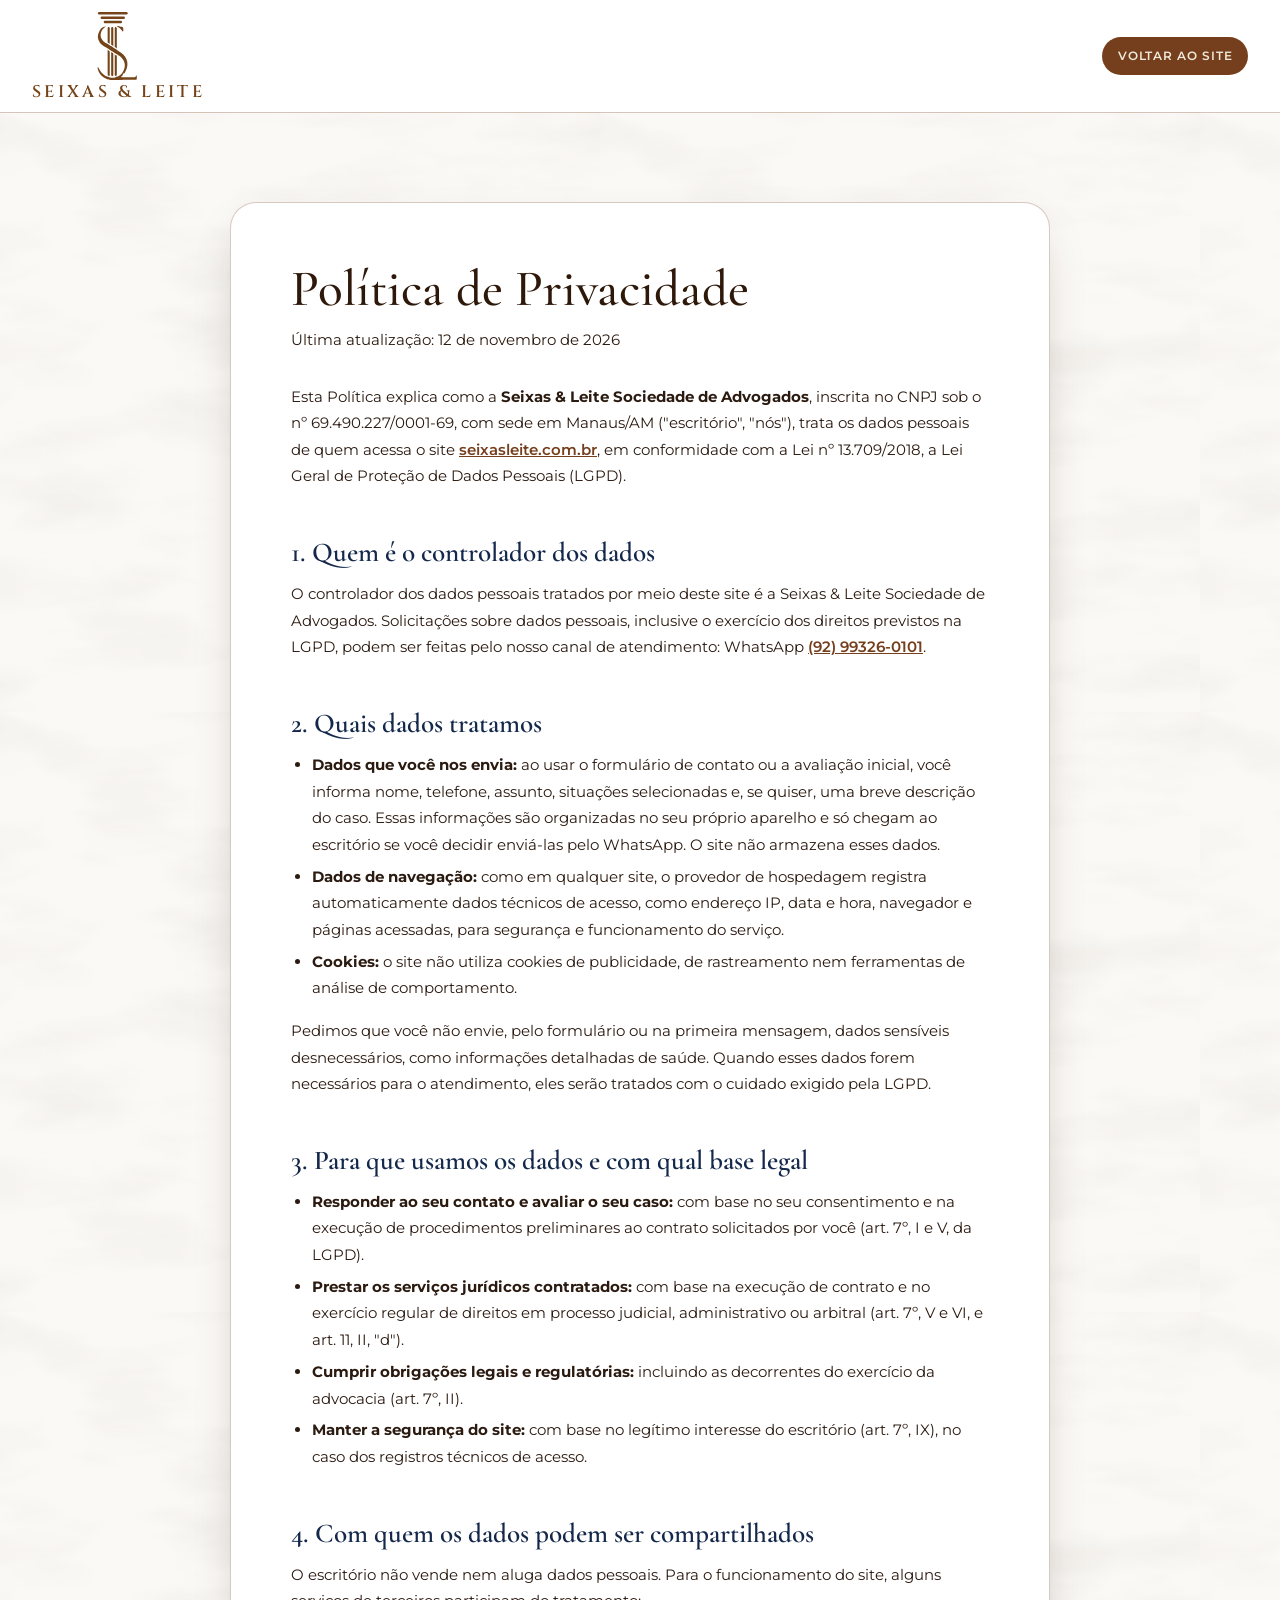
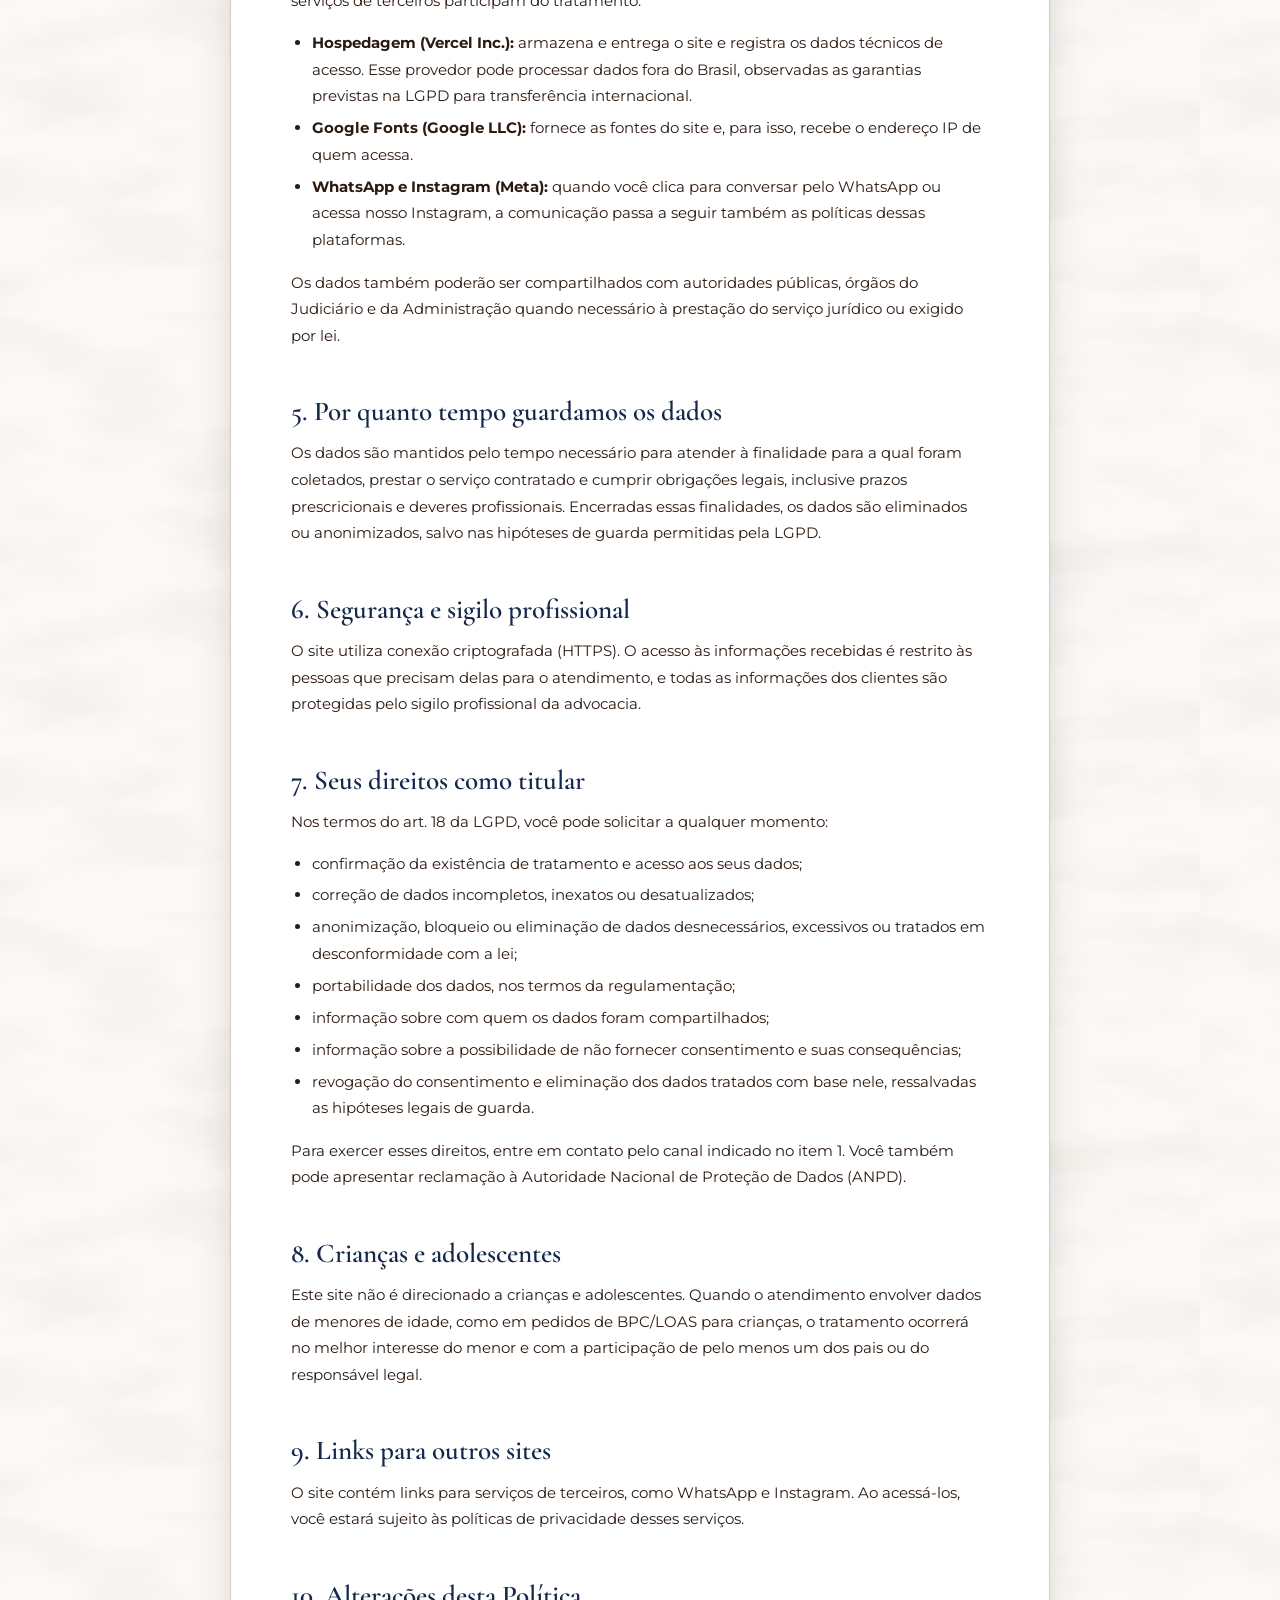
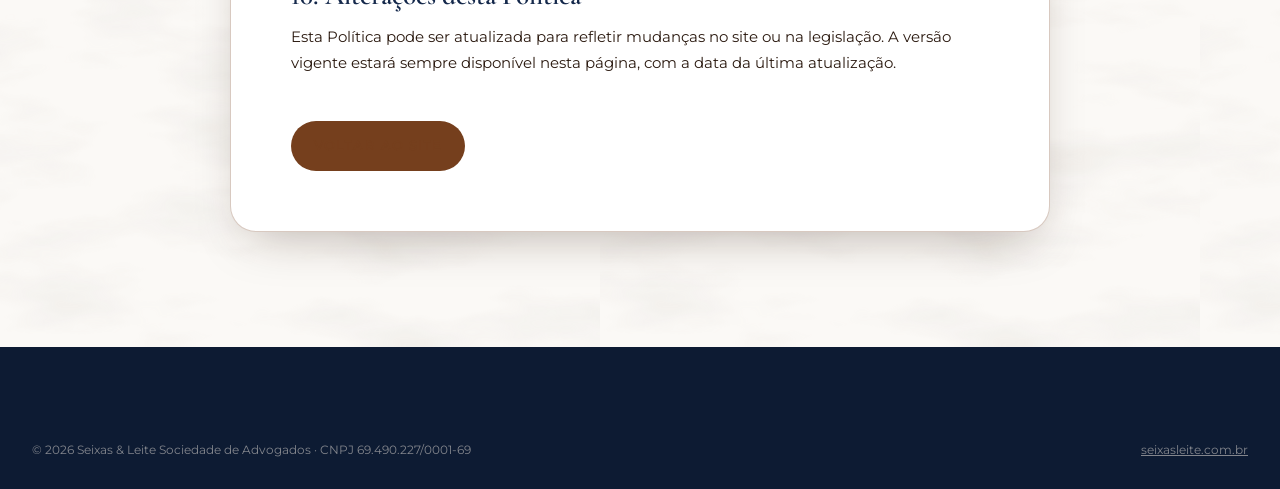
<file: politica-de-privacidade.html>
<!doctype html>
<html lang="pt-BR">
<head>
  <meta charset="utf-8">
  <meta name="viewport" content="width=device-width, initial-scale=1">
  <title>Política de Privacidade | Seixas &amp; Leite</title>
  <meta name="description" content="Como o site da Seixas &amp; Leite Sociedade de Advogados trata dados pessoais, em conformidade com a Lei Geral de Proteção de Dados (LGPD).">
  <meta name="robots" content="index, follow">
  <link rel="canonical" href="https://seixasleite.com.br/politica-de-privacidade">
  <meta name="theme-color" content="#14284B">
  <link rel="icon" href="/favicon.ico" sizes="48x48">
  <link rel="apple-touch-icon" href="/assets/icons/icon-180.png">
  <link rel="preconnect" href="https://fonts.googleapis.com">
  <link rel="preconnect" href="https://fonts.gstatic.com" crossorigin>
  <link href="https://fonts.googleapis.com/css2?family=Cinzel:wght@400;500;600;700&family=Cormorant+Garamond:ital,wght@0,400;0,500;0,600;0,700;1,500&family=Montserrat:wght@300;400;500;600;700&display=swap" rel="stylesheet">
  <link rel="stylesheet" href="/css/style.css?v=20261113b">
</head>
<body class="legal-page">

  <header class="header">
    <div class="header__inner container">
      <a href="/" class="brand" aria-label="Seixas & Leite - início">
        <img src="/assets/img/logo-monograma.svg" alt="" class="brand__mark" width="150" height="250">
        <span class="brand__name">Seixas &amp; Leite</span>
      </a>
      <a href="/" class="btn btn--coffee btn--sm">Voltar ao site</a>
    </div>
  </header>

  <main class="legal">
    <div class="container">
      <article class="legal__box">
        <h1>Política de Privacidade</h1>
        <p class="legal__updated">Última atualização: 12 de novembro de 2026</p>

        <p>Esta Política explica como a <strong>Seixas &amp; Leite Sociedade de Advogados</strong>, inscrita no CNPJ sob o nº 69.490.227/0001-69, com sede em Manaus/AM ("escritório", "nós"), trata os dados pessoais de quem acessa o site <a href="https://seixasleite.com.br">seixasleite.com.br</a>, em conformidade com a Lei nº 13.709/2018, a Lei Geral de Proteção de Dados Pessoais (LGPD).</p>

        <h2>1. Quem é o controlador dos dados</h2>
        <p>O controlador dos dados pessoais tratados por meio deste site é a Seixas &amp; Leite Sociedade de Advogados. Solicitações sobre dados pessoais, inclusive o exercício dos direitos previstos na LGPD, podem ser feitas pelo nosso canal de atendimento: WhatsApp <a href="https://wa.me/5592993260101" target="_blank" rel="noopener">(92) 99326-0101</a>.</p>

        <h2>2. Quais dados tratamos</h2>
        <ul>
          <li><strong>Dados que você nos envia:</strong> ao usar o formulário de contato ou a avaliação inicial, você informa nome, telefone, assunto, situações selecionadas e, se quiser, uma breve descrição do caso. Essas informações são organizadas no seu próprio aparelho e só chegam ao escritório se você decidir enviá-las pelo WhatsApp. O site não armazena esses dados.</li>
          <li><strong>Dados de navegação:</strong> como em qualquer site, o provedor de hospedagem registra automaticamente dados técnicos de acesso, como endereço IP, data e hora, navegador e páginas acessadas, para segurança e funcionamento do serviço.</li>
          <li><strong>Cookies:</strong> o site não utiliza cookies de publicidade, de rastreamento nem ferramentas de análise de comportamento.</li>
        </ul>
        <p>Pedimos que você não envie, pelo formulário ou na primeira mensagem, dados sensíveis desnecessários, como informações detalhadas de saúde. Quando esses dados forem necessários para o atendimento, eles serão tratados com o cuidado exigido pela LGPD.</p>

        <h2>3. Para que usamos os dados e com qual base legal</h2>
        <ul>
          <li><strong>Responder ao seu contato e avaliar o seu caso:</strong> com base no seu consentimento e na execução de procedimentos preliminares ao contrato solicitados por você (art. 7º, I e V, da LGPD).</li>
          <li><strong>Prestar os serviços jurídicos contratados:</strong> com base na execução de contrato e no exercício regular de direitos em processo judicial, administrativo ou arbitral (art. 7º, V e VI, e art. 11, II, "d").</li>
          <li><strong>Cumprir obrigações legais e regulatórias:</strong> incluindo as decorrentes do exercício da advocacia (art. 7º, II).</li>
          <li><strong>Manter a segurança do site:</strong> com base no legítimo interesse do escritório (art. 7º, IX), no caso dos registros técnicos de acesso.</li>
        </ul>

        <h2>4. Com quem os dados podem ser compartilhados</h2>
        <p>O escritório não vende nem aluga dados pessoais. Para o funcionamento do site, alguns serviços de terceiros participam do tratamento:</p>
        <ul>
          <li><strong>Hospedagem (Vercel Inc.):</strong> armazena e entrega o site e registra os dados técnicos de acesso. Esse provedor pode processar dados fora do Brasil, observadas as garantias previstas na LGPD para transferência internacional.</li>
          <li><strong>Google Fonts (Google LLC):</strong> fornece as fontes do site e, para isso, recebe o endereço IP de quem acessa.</li>
          <li><strong>WhatsApp e Instagram (Meta):</strong> quando você clica para conversar pelo WhatsApp ou acessa nosso Instagram, a comunicação passa a seguir também as políticas dessas plataformas.</li>
        </ul>
        <p>Os dados também poderão ser compartilhados com autoridades públicas, órgãos do Judiciário e da Administração quando necessário à prestação do serviço jurídico ou exigido por lei.</p>

        <h2>5. Por quanto tempo guardamos os dados</h2>
        <p>Os dados são mantidos pelo tempo necessário para atender à finalidade para a qual foram coletados, prestar o serviço contratado e cumprir obrigações legais, inclusive prazos prescricionais e deveres profissionais. Encerradas essas finalidades, os dados são eliminados ou anonimizados, salvo nas hipóteses de guarda permitidas pela LGPD.</p>

        <h2>6. Segurança e sigilo profissional</h2>
        <p>O site utiliza conexão criptografada (HTTPS). O acesso às informações recebidas é restrito às pessoas que precisam delas para o atendimento, e todas as informações dos clientes são protegidas pelo sigilo profissional da advocacia.</p>

        <h2>7. Seus direitos como titular</h2>
        <p>Nos termos do art. 18 da LGPD, você pode solicitar a qualquer momento:</p>
        <ul>
          <li>confirmação da existência de tratamento e acesso aos seus dados;</li>
          <li>correção de dados incompletos, inexatos ou desatualizados;</li>
          <li>anonimização, bloqueio ou eliminação de dados desnecessários, excessivos ou tratados em desconformidade com a lei;</li>
          <li>portabilidade dos dados, nos termos da regulamentação;</li>
          <li>informação sobre com quem os dados foram compartilhados;</li>
          <li>informação sobre a possibilidade de não fornecer consentimento e suas consequências;</li>
          <li>revogação do consentimento e eliminação dos dados tratados com base nele, ressalvadas as hipóteses legais de guarda.</li>
        </ul>
        <p>Para exercer esses direitos, entre em contato pelo canal indicado no item 1. Você também pode apresentar reclamação à Autoridade Nacional de Proteção de Dados (ANPD).</p>

        <h2>8. Crianças e adolescentes</h2>
        <p>Este site não é direcionado a crianças e adolescentes. Quando o atendimento envolver dados de menores de idade, como em pedidos de BPC/LOAS para crianças, o tratamento ocorrerá no melhor interesse do menor e com a participação de pelo menos um dos pais ou do responsável legal.</p>

        <h2>9. Links para outros sites</h2>
        <p>O site contém links para serviços de terceiros, como WhatsApp e Instagram. Ao acessá-los, você estará sujeito às políticas de privacidade desses serviços.</p>

        <h2>10. Alterações desta Política</h2>
        <p>Esta Política pode ser atualizada para refletir mudanças no site ou na legislação. A versão vigente estará sempre disponível nesta página, com a data da última atualização.</p>

        <a href="/" class="btn btn--coffee legal__back">Voltar ao site</a>
      </article>
    </div>
  </main>

  <footer class="footer">
    <div class="container footer__bottom">
      <p>© <span data-year>2026</span> Seixas &amp; Leite Sociedade de Advogados · CNPJ 69.490.227/0001-69</p>
      <p><a href="/">seixasleite.com.br</a></p>
    </div>
  </footer>

</body>
</html>
</file>
<file: css/style.css>
/* =========================================================
   Seixas & Leite · Sociedade de Advocacia
   Identidade: marrom café (#753F1D) + branco/creme, como nos posts
   Fontes: Cinzel (logo) · Cormorant Garamond (serifa) ·
           Anton (títulos de impacto dos posts) ·
           Montserrat (texto)
   ========================================================= */

:root {
  --coffee: #753f1d;      /* marrom café dos posts */
  --navy: #14284b;        /* azul-marinho: segunda cor principal */
  --navy-deep: #0d1b33;
  --coffee-deep: #5a2f14;
  --coffee-ink: #2e180a;
  --brown: #753f1d;
  --bronze: #8a5532;      /* café claro: detalhes sobre fundo branco */
  --sand: #f0eadc;        /* creme das letras dos posts */
  --paper: #f7f3ec;
  --cream: #f0eadc;
  --marble: #fbf9f6;
  --ink: #2b1a10;
  --muted: #6f5847;
  --line: rgba(117, 63, 29, .28);

  --f-logo: "Cinzel", "Times New Roman", serif;
  --f-serif: "Cormorant Garamond", Georgia, serif;
  --f-impact: "Anton", "Oswald", Impact, sans-serif;
  --f-body: "Montserrat", system-ui, sans-serif;

  --radius: 18px;
  --shadow: 0 20px 50px -20px rgba(46, 24, 10, .35);
  --ease: cubic-bezier(.22, .8, .2, 1);
  --header-h: 112px;

  /* Textura de mármore em SVG (sem imagem externa) */
  --marble-tex: url("data:image/svg+xml,%3Csvg xmlns='http://www.w3.org/2000/svg' width='600' height='600'%3E%3Cfilter id='m'%3E%3CfeTurbulence type='fractalNoise' baseFrequency='.006 .018' numOctaves='4' seed='7'/%3E%3CfeColorMatrix values='0 0 0 0 .55 0 0 0 0 .5 0 0 0 0 .46 0 0 0 -2.2 1.25'/%3E%3C/filter%3E%3Crect width='100%25' height='100%25' filter='url(%23m)' opacity='.16'/%3E%3C/svg%3E");
}

*, *::before, *::after { box-sizing: border-box; }
html { scroll-behavior: smooth; scroll-padding-top: var(--header-h); -webkit-text-size-adjust: 100%; }
body {
  margin: 0;
  font-family: var(--f-body);
  font-size: 16px;
  line-height: 1.65;
  color: var(--ink);
  background: var(--marble);
  overflow-x: hidden;
  -webkit-font-smoothing: antialiased;
}
body.menu-open { overflow: hidden; }
img { max-width: 100%; display: block; }
a { color: inherit; }
button { font: inherit; cursor: pointer; }
h1, h2, h3 { margin: 0; line-height: 1.05; font-weight: 600; }
p { margin: 0 0 1em; }
ul, ol { margin: 0; padding: 0; list-style: none; }
::selection { background: var(--coffee); color: var(--cream); }

.container { width: min(1240px, 100% - 32px); margin-inline: auto; }
@media (min-width: 768px) { .container { width: min(1240px, 100% - 64px); } }

.ico { width: 1.15em; height: 1.15em; flex: none; }

.marble {
  background-color: var(--marble);
  background-image: var(--marble-tex);
  background-size: 600px;
}

/* ---------- Tipografia "dos posts" ---------- */
.t-serif { font-family: var(--f-serif); font-weight: 500; font-style: italic; display: block; }
.t-impact { font-family: var(--f-impact); font-weight: 400; text-transform: uppercase; letter-spacing: .01em; display: block; }
.t-impact--coffee { color: var(--coffee); }
.t-serif-lg { font-family: var(--f-logo); font-weight: 600; text-transform: uppercase; display: block; }
.t-serif-lg--coffee { color: var(--coffee); }
.panel__tagline { font-family: var(--f-serif); font-style: italic; font-weight: 600; color: var(--coffee); font-size: 1.45rem; line-height: 1.25; margin: .35em 0 .8em; }

.eyebrow {
  font-family: var(--f-logo);
  font-size: .78rem;
  letter-spacing: .32em;
  text-transform: uppercase;
  color: var(--sand);
  margin: 0 0 1.1rem;
  display: inline-flex;
  align-items: center;
  gap: .8em;
}
.eyebrow::before { content: ""; width: 34px; height: 1px; background: currentColor; }
.eyebrow--dark { color: var(--bronze); }

.column-icon { width: 26px; height: 44px; color: var(--bronze); display: block; margin: 0 auto 1rem; }
.column-icon--light { color: var(--sand); }

/* ---------- Botões ---------- */
.btn {
  --bg: var(--coffee);
  --fg: var(--cream);
  position: relative;
  display: inline-flex;
  align-items: center;
  justify-content: center;
  gap: .6em;
  padding: 1em 1.7em;
  border: 1px solid transparent;
  border-radius: 999px;
  background: var(--bg);
  color: var(--fg);
  font-family: var(--f-body);
  font-weight: 600;
  font-size: .82rem;
  letter-spacing: .08em;
  text-transform: uppercase;
  text-decoration: none;
  overflow: hidden;
  isolation: isolate;
  transition: transform .35s var(--ease), box-shadow .35s var(--ease), color .35s;
}
.btn::before {
  content: "";
  position: absolute;
  inset: 0;
  z-index: -1;
  background: var(--navy);
  transform: translateY(101%);
  transition: transform .45s var(--ease);
}
.btn:hover { transform: translateY(-2px); box-shadow: var(--shadow); }
.btn:hover::before { transform: none; }
.btn .ico { transition: transform .35s var(--ease); }
.btn:hover .ico:last-child { transform: translateX(4px); }
.btn--light { --bg: var(--sand); --fg: var(--coffee-ink); }
.btn--light::before { background: #fff; }
.btn--coffee { --bg: var(--coffee); }
.btn--ghost { --bg: transparent; border-color: rgba(245, 237, 227, .55); color: var(--cream); }
.btn--ghost::before { background: var(--cream); }
.btn--ghost:hover { color: var(--coffee-ink); }
.btn--sm { padding: .75em 1.25em; font-size: .72rem; }
.btn--block { width: 100%; }
.btn:disabled { opacity: .45; cursor: not-allowed; transform: none; box-shadow: none; }
.btn:disabled::before { display: none; }
.btn:focus-visible, a:focus-visible, button:focus-visible, summary:focus-visible { outline: 2px solid var(--bronze); outline-offset: 3px; }
:is(.hero, .checklist, .duo, .contact, .footer, .menu-mobile) :focus-visible { outline-color: var(--sand); }

.link-arrow { display: inline-flex; align-items: center; gap: .5em; color: var(--coffee); font-weight: 600; text-decoration: none; border-bottom: 1px solid var(--line); padding-bottom: 2px; }
.link-arrow:hover .ico { transform: translateX(4px); }
.link-arrow .ico { transition: transform .3s var(--ease); }

/* ---------- Espaços para imagens (o cliente envia depois) ---------- */
.slot { position: relative; overflow: hidden; margin: 0; background: linear-gradient(140deg, var(--coffee-deep), var(--coffee) 70%, var(--bronze)); }
.slot img { width: 100%; height: 100%; object-fit: cover; }
.slot.is-empty img { display: none; }
.slot.is-empty::before {
  content: "";
  position: absolute;
  inset: 0;
  background:
    radial-gradient(120% 80% at 80% 20%, rgba(240, 234, 220, .28), transparent 60%),
    repeating-linear-gradient(90deg, rgba(255, 255, 255, .035) 0 2px, transparent 2px 22px);
}
.slot.is-empty::after {
  content: attr(data-label);
  position: absolute;
  left: 50%;
  bottom: 18px;
  transform: translateX(-50%);
  max-width: calc(100% - 32px);
  padding: .45em 1em;
  border: 1px dashed rgba(240, 234, 220, .6);
  border-radius: 999px;
  color: var(--paper);
  font-size: .68rem;
  letter-spacing: .08em;
  text-align: center;
  white-space: nowrap;
  overflow: hidden;
  text-overflow: ellipsis;
  background: rgba(46, 24, 10, .45);
  backdrop-filter: blur(4px);
}


/* =========================================================
   HEADER
   ========================================================= */
/* Topo branco, como o fundo da logo */
.header {
  position: fixed;
  inset: 0 0 auto;
  z-index: 130;
  height: var(--header-h);
  color: var(--coffee);
  background: #fff;
  box-shadow: 0 1px 0 var(--line);
  transition: box-shadow .4s, height .4s var(--ease);
}
.header__inner { height: 100%; display: flex; align-items: center; justify-content: space-between; gap: 24px; }
.header.is-scrolled { box-shadow: 0 1px 0 var(--line), 0 12px 30px -20px rgba(46, 24, 10, .45); }

.brand { display: flex; align-items: center; text-decoration: none; flex: none; height: 100%; }
.brand__logo { height: calc(var(--header-h) - 12px); width: auto; transition: transform .5s var(--ease); }
.brand:hover .brand__logo { transform: scale(1.04); }

.nav { display: flex; align-items: center; gap: 18px; }
.nav__list { display: flex; gap: 2px; }
.nav__cta { white-space: nowrap; }
.nav__link {
  position: relative;
  display: flex;
  align-items: baseline;
  gap: 6px;
  padding: 10px 12px;
  white-space: nowrap;
  font-size: .74rem;
  font-weight: 500;
  letter-spacing: .1em;
  text-transform: uppercase;
  text-decoration: none;
  border-radius: 999px;
  transition: color .3s, background .3s;
}
.nav__link:hover { background: rgba(117, 63, 29, .06); }
.nav__link::after {
  content: "";
  position: absolute;
  left: 14px;
  right: 14px;
  bottom: 5px;
  height: 1px;
  background: var(--coffee);
  transform: scaleX(0);
  transform-origin: right;
  transition: transform .45s var(--ease);
}
.nav__link:hover::after, .nav__link.is-current::after { transform: scaleX(1); transform-origin: left; }
.nav__link { color: var(--ink); }
.nav__link.is-current { color: var(--coffee); font-weight: 600; }

.burger { display: none; width: 46px; height: 46px; border: 1px solid currentColor; border-radius: 50%; background: transparent; color: inherit; position: relative; z-index: 120; }
.burger span { position: absolute; left: 13px; right: 13px; height: 1.5px; background: currentColor; transition: transform .4s var(--ease), opacity .3s; }
.burger span:nth-child(1) { top: 16px; }
.burger span:nth-child(2) { top: 22px; right: 18px; }
.burger span:nth-child(3) { top: 28px; }
.menu-open .burger span:nth-child(1) { transform: translateY(6px) rotate(45deg); }
.menu-open .burger span:nth-child(2) { opacity: 0; }
.menu-open .burger span:nth-child(3) { transform: translateY(-6px) rotate(-45deg); }

.menu-mobile {
  position: fixed;
  inset: var(--header-h) 0 0;
  z-index: 110;
  display: flex;
  flex-direction: column;
  justify-content: center;
  gap: 32px;
  padding: 32px 28px 40px;
  overflow-y: auto;
  background: var(--navy);
  background-image: radial-gradient(90% 60% at 100% 0, rgba(255, 255, 255, .08), transparent), var(--marble-tex);
  color: var(--sand);
  clip-path: circle(0 at calc(100% - 40px) 0);
  transition: clip-path .7s var(--ease);
  visibility: hidden;
}
.menu-open .menu-mobile { clip-path: circle(150% at calc(100% - 40px) 0); visibility: visible; }
.menu-mobile__column { position: absolute; right: -20px; bottom: -10px; width: 180px; height: 300px; color: var(--sand); opacity: .08; }
.menu-mobile ul { display: grid; gap: 6px; }
.menu-mobile li { opacity: 0; transform: translateY(20px); transition: opacity .5s, transform .5s var(--ease); }
.menu-open .menu-mobile li { opacity: 1; transform: none; }
.menu-open .menu-mobile li:nth-child(1) { transition-delay: .15s; }
.menu-open .menu-mobile li:nth-child(2) { transition-delay: .2s; }
.menu-open .menu-mobile li:nth-child(3) { transition-delay: .25s; }
.menu-open .menu-mobile li:nth-child(4) { transition-delay: .3s; }
.menu-open .menu-mobile li:nth-child(5) { transition-delay: .35s; }
.menu-mobile a:not(.btn) { display: flex; align-items: baseline; gap: 14px; font-family: var(--f-serif); font-size: clamp(2rem, 9vw, 3rem); font-weight: 500; text-decoration: none; line-height: 1.25; }
.menu-mobile .btn { align-self: flex-start; }
.menu-mobile__foot { font-size: .8rem; color: var(--paper); opacity: .7; margin: 0; display: flex; align-items: center; gap: 6px; }

@media (max-width: 1100px) {
  :root { --header-h: 92px; }
  .nav { display: none; }
  .burger { display: block; }
}
@media (max-width: 420px) {
  :root { --header-h: 84px; }

}

/* =========================================================
   HERO / BANNER
   ========================================================= */
.hero {
  position: relative;
  height: 100vh;
  height: 100svh;
  min-height: 640px;
  overflow: hidden;
  background: var(--navy-deep);
  color: var(--cream);
}
.hero__slides, .slide { position: absolute; inset: 0; }
.slide { opacity: 0; visibility: hidden; transition: opacity 1.1s var(--ease), visibility 1.1s; }
.slide.is-active { opacity: 1; visibility: visible; z-index: 1; }
.slide__media { position: absolute; inset: 0; }
.slide__media img { transform: scale(1.12); transition: transform 7s linear; }
.slide.is-active .slide__media img { transform: scale(1); }
.slide__media.is-empty::after { bottom: auto; top: calc(var(--header-h) + 18px); left: auto; right: 24px; transform: none; }

/* camadas de cor para leitura do texto */
.slide::after {
  content: "";
  position: absolute;
  inset: 0;
  pointer-events: none;
  background:
    linear-gradient(90deg, rgba(20, 40, 75, .96) 0%, rgba(20, 40, 75, .8) 38%, rgba(20, 40, 75, .05) 78%),
    linear-gradient(0deg, rgba(13, 27, 51, .7), transparent 40%);
}

/* Coluna gigante decorativa quando o banner está sem foto */
.slide .slide__media.is-empty::before {
  background:
    url("data:image/svg+xml,%3Csvg xmlns='http://www.w3.org/2000/svg' viewBox='0 0 60 100'%3E%3Cpath fill='%23f0eadc' fill-opacity='.14' d='M4 4h52v4H4zM8 10h44v3H8zM12 15h36v3H12zM15 20h3v62h-3zM21 20h3v62h-3zM27 20h3v62h-3zM33 20h3v62h-3zM39 20h3v62h-3zM12 84h36v3H12zM8 89h44v3H8zM4 94h52v4H4z'/%3E%3C/svg%3E") no-repeat right 8% center / auto 78%,
    radial-gradient(70% 70% at 75% 40%, rgba(240, 234, 220, .25), transparent 70%);
}

.slide__content {
  position: relative;
  z-index: 2;
  height: 100%;
  display: flex;
  flex-direction: column;
  justify-content: center;
  padding-top: var(--header-h);
  padding-bottom: 110px;
}
.slide__content > * { max-width: 640px; }
.slide__title { font-size: clamp(2.6rem, 7.2vw, 5.6rem); line-height: .98; margin-bottom: 1.4rem; }
.slide__title .t-serif { font-size: .62em; color: var(--paper); font-weight: 500; margin-bottom: .1em; }
.slide__title .t-impact { color: var(--cream); }
.slide__text { font-size: clamp(.95rem, 1.6vw, 1.1rem); color: rgba(245, 237, 227, .86); max-width: 520px; font-weight: 300; }
.slide__text strong { color: var(--paper); font-weight: 600; }
.slide__actions { display: flex; flex-wrap: wrap; gap: 12px; margin-top: .8rem; }

/* entrada animada do conteúdo do slide */
.slide__content > * { opacity: 0; transform: translateY(28px); }
.slide.is-active .slide__content > * { opacity: 1; transform: none; transition: opacity .9s var(--ease), transform .9s var(--ease); }
.slide.is-active .slide__content > :nth-child(1) { transition-delay: .25s; }
.slide.is-active .slide__content > :nth-child(2) { transition-delay: .4s; }
.slide.is-active .slide__content > :nth-child(3) { transition-delay: .6s; }
.slide.is-active .slide__content > :nth-child(4) { transition-delay: .75s; }

.hero__scroll {
  position: absolute;
  z-index: 3;
  left: 50%;
  bottom: 30px;
  transform: translateX(-50%);
  display: grid;
  justify-items: center;
  gap: 8px;
  font-size: .62rem;
  letter-spacing: .3em;
  text-transform: uppercase;
  text-decoration: none;
  color: var(--paper);
}
.hero__scroll span { width: 1px; height: 42px; background: linear-gradient(var(--sand), transparent); position: relative; overflow: hidden; }
.hero__scroll span::after { content: ""; position: absolute; left: 0; top: -40%; width: 1px; height: 40%; background: var(--cream); animation: scrollLine 2s ease-in-out infinite; }
@keyframes scrollLine { to { top: 110%; } }

@media (max-width: 767px) {
  .hero { min-height: 600px; }
  .slide::after { background: linear-gradient(0deg, rgba(20, 40, 75, .98) 8%, rgba(20, 40, 75, .8) 50%, rgba(20, 40, 75, .1) 100%); }
  .slide__content { justify-content: flex-end; padding-bottom: 64px; }
  .slide .slide__media.is-empty::before { background-position: center 22%, center; background-size: auto 46%, cover; }
  .slide__actions .btn { flex: 1 1 100%; }
  .hero__scroll { display: none; }
}

/* ---------- Faixa (marquee) ---------- */
.marquee { background: var(--coffee); color: var(--paper); overflow: hidden; padding: 18px 0; border-block: 1px solid rgba(240, 234, 220, .35); }
.marquee__track { display: flex; width: max-content; gap: 34px; align-items: center; animation: marquee 38s linear infinite; }
.marquee span { font-family: var(--f-logo); font-size: clamp(.9rem, 1.6vw, 1.15rem); letter-spacing: .22em; text-transform: uppercase; white-space: nowrap; }
.marquee i { color: var(--sand); font-style: normal; }
.marquee:hover .marquee__track { animation-play-state: paused; }
@keyframes marquee { to { transform: translateX(-50%); } }

/* =========================================================
   SEÇÕES (base)
   ========================================================= */
.section { padding: clamp(80px, 11vw, 140px) 0; position: relative; }
.section__head { text-align: center; max-width: 720px; margin: 0 auto clamp(44px, 6vw, 70px); }
.section__head .eyebrow { justify-content: center; }
.section__head .eyebrow::after { content: ""; width: 34px; height: 1px; background: currentColor; }
.section__title { font-family: var(--f-serif); font-weight: 500; font-size: clamp(2.3rem, 5.4vw, 4rem); line-height: 1.02; color: var(--coffee-ink); margin-bottom: .45em; }
.section__title em { font-style: italic; color: var(--coffee); position: relative; }
.section__title--left { text-align: left; }
.section__title--light { color: var(--cream); }
.section__title--light em { color: var(--sand); }
.section__lead { color: var(--muted); font-size: 1.05rem; margin: 0; }

/* Revelar ao rolar */
.reveal { opacity: 0; transform: translateY(40px); transition: opacity 1s var(--ease), transform 1s var(--ease); }
.reveal.is-visible { opacity: 1; transform: none; }

/* =========================================================
   SERVIÇOS (abas)
   ========================================================= */
.tabs__list {
  position: relative;
  display: flex;
  gap: 4px;
  padding: 6px;
  margin: 0 auto 36px;
  width: fit-content;
  max-width: 100%;
  background: #fff;
  border: 1px solid var(--line);
  border-radius: 999px;
  box-shadow: var(--shadow);
  overflow-x: auto;
  scrollbar-width: none;
}
.tabs__list::-webkit-scrollbar { display: none; }
.tab {
  position: relative;
  z-index: 1;
  display: flex;
  align-items: center;
  gap: 8px;
  padding: 14px 22px;
  border: 0;
  border-radius: 999px;
  background: transparent;
  color: var(--muted);
  font-weight: 600;
  font-size: .82rem;
  letter-spacing: .04em;
  white-space: nowrap;
  transition: color .35s;
}
.tab.is-active { color: var(--cream); }
.tab__icon { width: 20px; height: 20px; color: var(--bronze); transition: color .35s; }
.tab.is-active .tab__icon { color: var(--paper); }
.tabs__ink { position: absolute; top: 6px; bottom: 6px; left: 0; width: 0; border-radius: 999px; background: linear-gradient(135deg, var(--navy), var(--navy-deep)); transition: transform .5s var(--ease), width .5s var(--ease); }

.tab-panel { animation: panelIn .7s var(--ease); }
.tab-panel[hidden] { display: none; }
@keyframes panelIn { from { opacity: 0; transform: translateY(18px); } to { opacity: 1; transform: none; } }

.panel {
  display: grid;
  grid-template-columns: minmax(0, 5fr) minmax(0, 7fr);
  gap: clamp(28px, 4vw, 56px);
  padding: clamp(28px, 4vw, 52px);
  background: #fff;
  border: 1px solid var(--line);
  border-radius: calc(var(--radius) + 8px);
  box-shadow: var(--shadow);
  position: relative;
  overflow: hidden;
}
.panel::before { content: ""; position: absolute; inset: 0 auto 0 0; width: 5px; background: linear-gradient(var(--navy), var(--coffee)); }
.panel__intro h3 { font-size: clamp(2.2rem, 4.2vw, 3.4rem); line-height: .95; color: var(--brown); }
.panel__intro p:not(.panel__tagline) { color: var(--muted); }
.panel__intro strong { color: var(--coffee); }
.panel__grid { display: grid; grid-template-columns: repeat(2, minmax(0, 1fr)); gap: 14px; align-content: start; }
.card-mini {
  padding: 20px 20px 18px;
  border: 1px solid var(--line);
  border-radius: var(--radius);
  background: linear-gradient(180deg, var(--marble), #fff);
  transition: transform .4s var(--ease), box-shadow .4s var(--ease), border-color .4s;
  position: relative;
}
.card-mini--wide { grid-column: 1 / -1; }
.card-mini::before { content: "✦"; color: var(--bronze); font-size: .8rem; display: block; margin-bottom: 6px; transition: transform .5s var(--ease); }
.card-mini:hover { transform: translateY(-4px); border-color: var(--coffee); box-shadow: 0 16px 30px -18px rgba(117, 63, 29, .45); }
.card-mini:hover::before { transform: rotate(180deg) scale(1.2); }
.card-mini b { display: block; color: var(--coffee-ink); font-size: .95rem; margin-bottom: 4px; line-height: 1.3; }
.card-mini span { color: var(--muted); font-size: .86rem; line-height: 1.5; }

@media (max-width: 900px) {
  .panel { grid-template-columns: 1fr; }
}
@media (max-width: 560px) {
  .tabs__list { width: 100%; border-radius: 20px; }
  .tab { padding: 12px 16px; font-size: .76rem; }
  .panel__grid { grid-template-columns: 1fr; }
}

/* =========================================================
   CHECKLIST
   ========================================================= */
.checklist { background: var(--navy); color: var(--cream); overflow: hidden; }
.checklist::before { content: ""; position: absolute; inset: 0; background: radial-gradient(60% 70% at 0 0, rgba(255, 255, 255, .07), transparent 70%), radial-gradient(50% 60% at 100% 100%, rgba(117, 63, 29, .45), transparent 70%); }
.checklist__grid { position: relative; display: grid; grid-template-columns: 1fr 1fr; gap: clamp(36px, 6vw, 90px); align-items: center; }
.checklist__title { font-size: clamp(3rem, 8vw, 6rem); line-height: .9; margin-bottom: .4em; }
.checklist__title .t-serif { font-size: .55em; line-height: 1.1; color: var(--sand); margin-bottom: .15em; }
.checklist__title .t-impact--outline { color: transparent; -webkit-text-stroke: 1.5px var(--sand); }
.checklist__head > p { color: rgba(245, 237, 227, .78); max-width: 460px; }

.meter { margin-top: 28px; max-width: 420px; }
.meter__bar { height: 6px; border-radius: 9px; background: rgba(245, 237, 227, .12); overflow: hidden; }
.meter__bar span { display: block; height: 100%; width: calc(var(--p) * 1%); background: linear-gradient(90deg, var(--sand), var(--paper)); transition: width .6s var(--ease); }
.meter__text { margin-top: 10px; font-size: .85rem; color: var(--paper); }
.meter__text b { font-family: var(--f-impact); font-size: 1.4rem; font-weight: 400; color: var(--sand); margin-right: 4px; }

.checklist__list { display: grid; gap: 10px; }
.check {
  display: flex;
  align-items: center;
  gap: 14px;
  padding: 15px 18px;
  border: 1px solid rgba(240, 234, 220, .25);
  border-radius: 14px;
  background: rgba(245, 237, 227, .04);
  cursor: pointer;
  transition: background .3s, border-color .3s, transform .3s var(--ease);
  font-size: .93rem;
}
.check:hover { background: rgba(245, 237, 227, .08); transform: translateX(4px); }
.check input { position: absolute; opacity: 0; pointer-events: none; }
.check__box { flex: none; width: 24px; height: 24px; border-radius: 7px; border: 1.5px solid var(--sand); display: grid; place-items: center; transition: background .3s; }
.check__box::after { content: ""; width: 10px; height: 5px; border-left: 2px solid var(--coffee-ink); border-bottom: 2px solid var(--coffee-ink); transform: rotate(-45deg) scale(0); margin-top: -2px; transition: transform .3s var(--ease); }
.check input:checked ~ .check__box { background: var(--sand); }
.check input:checked ~ .check__box::after { transform: rotate(-45deg) scale(1); }
.check:has(input:checked) { border-color: var(--sand); background: rgba(240, 234, 220, .12); }
.check input:focus-visible ~ .check__box { outline: 2px solid var(--paper); outline-offset: 3px; }
.checklist__list .btn { margin-top: 10px; }

@media (max-width: 900px) { .checklist__grid { grid-template-columns: 1fr; } }

/* =========================================================
   ESPECIALISTAS
   ========================================================= */
.team__grid { display: grid; grid-template-columns: 1fr auto 1fr; gap: clamp(24px, 4vw, 48px); align-items: center; }
.person {
  background: #fff;
  border-radius: calc(var(--radius) + 6px);
  overflow: hidden;
  border: 1px solid var(--line);
  box-shadow: var(--shadow);
  transition: transform .6s var(--ease), box-shadow .6s var(--ease);
}
.person:hover { transform: translateY(-8px); box-shadow: 0 34px 60px -28px rgba(46, 24, 10, .55); }
.person__photo { aspect-ratio: 750 / 790; }
.person__photo img { transition: transform 1.2s var(--ease); }
.person:hover .person__photo img { transform: scale(1.05); }
.person__photo.is-empty::before { background: url("data:image/svg+xml,%3Csvg xmlns='http://www.w3.org/2000/svg' viewBox='0 0 60 100'%3E%3Cpath fill='%23f0eadc' fill-opacity='.22' d='M4 4h52v4H4zM8 10h44v3H8zM12 15h36v3H12zM15 20h3v62h-3zM21 20h3v62h-3zM27 20h3v62h-3zM33 20h3v62h-3zM39 20h3v62h-3zM12 84h36v3H12zM8 89h44v3H8zM4 94h52v4H4z'/%3E%3C/svg%3E") no-repeat center 40% / auto 45%; }
.person__body { padding: 26px 28px 24px; position: relative; }
.person__role { font-family: var(--f-logo); font-size: .7rem; letter-spacing: .28em; text-transform: uppercase; color: var(--bronze); margin-bottom: .4rem; }
.sr-only { position: absolute; width: 1px; height: 1px; padding: 0; margin: -1px; overflow: hidden; clip: rect(0 0 0 0); white-space: nowrap; border: 0; }
.person__oab { font-size: .78rem; color: var(--muted); margin: .3rem 0 1rem; }
.person__tags { display: flex; flex-wrap: wrap; gap: 6px; }
.person__tags li { font-size: .7rem; font-weight: 600; letter-spacing: .06em; text-transform: uppercase; padding: 6px 12px; border-radius: 999px; background: var(--cream); color: var(--brown); }
.person__more { height: 0; overflow: hidden; transition: height .45s var(--ease); }
.person__list { margin: 0; padding: 16px 0 0; list-style: none; display: grid; gap: 8px; color: var(--muted); font-size: .9rem; line-height: 1.5; }
.person__list li { position: relative; padding-left: 16px; }
.person__list li::before { content: ""; position: absolute; left: 0; top: .6em; width: 6px; height: 6px; border-radius: 50%; background: var(--coffee); }
.person__toggle { margin-top: 18px; border: 0; background: none; padding: 0; color: var(--coffee); font-weight: 600; font-size: .78rem; letter-spacing: .1em; text-transform: uppercase; display: inline-flex; align-items: center; gap: 10px; }
.person__toggle span { width: 26px; height: 26px; border-radius: 50%; border: 1px solid var(--coffee); display: grid; place-items: center; transition: transform .4s var(--ease), background .3s, color .3s; }
.person.is-open .person__toggle span { transform: rotate(45deg); background: var(--coffee); color: #fff; }

.team__quote { max-width: 260px; text-align: center; }
.team__amp { font-family: var(--f-logo); font-size: clamp(5rem, 10vw, 8rem); line-height: 1; color: var(--coffee); display: block; }
.team__quote p { font-family: var(--f-serif); font-size: 1.35rem; line-height: 1.3; color: var(--brown); font-style: italic; }
.team__quote em { color: var(--coffee); }

@media (max-width: 900px) {
  .team__grid { grid-template-columns: 1fr 1fr; }
  .team__quote { grid-column: 1 / -1; grid-row: 1; max-width: 520px; margin: 0 auto; }
  .team__amp { font-size: 4rem; }
}
@media (max-width: 620px) { .team__grid { grid-template-columns: 1fr; } }

/* =========================================================
   BANNER DAS SÓCIAS
   ========================================================= */
.duo { position: relative; min-height: clamp(520px, 80vh, 760px); display: grid; align-items: center; color: var(--cream); overflow: hidden; }
.duo__media { position: absolute; inset: -10% 0; }
.duo__media img { will-change: transform; }
.duo::after { content: ""; position: absolute; inset: 0; background: linear-gradient(180deg, rgba(117, 63, 29, .6), rgba(90, 47, 20, .85)), radial-gradient(60% 60% at 50% 50%, transparent, rgba(46, 24, 10, .6)); }
.duo__media.is-empty::after { bottom: 24px; }
.duo__content { position: relative; z-index: 2; text-align: center; display: grid; justify-items: center; padding: 80px 0; }
.duo__names { font-family: var(--f-logo); font-size: clamp(2.6rem, 9vw, 7rem); font-weight: 500; letter-spacing: .08em; text-transform: uppercase; line-height: 1; margin: 0 0 .3em; display: flex; flex-wrap: wrap; justify-content: center; align-items: center; gap: .25em; }
.duo__names em { font-family: var(--f-logo); font-style: normal; font-weight: 400; color: var(--sand); font-size: .8em; }
.duo__text { max-width: 560px; font-size: 1.1rem; font-weight: 300; color: rgba(245, 237, 227, .88); margin-bottom: 1.8rem; }

/* =========================================================
   NOSSO ESCRITÓRIO
   ========================================================= */
.office { background: var(--cream); }
.office__grid { display: grid; grid-template-columns: 1fr 1.05fr; gap: clamp(36px, 6vw, 80px); align-items: center; }
.office__text > p { color: var(--muted); font-size: 1.02rem; }
.office__text strong { color: var(--coffee); }
.values { margin-top: 28px; display: grid; gap: 12px; }
.values li { padding: 16px 18px 16px 54px; position: relative; background: rgba(255, 255, 255, .7); border-radius: 14px; border: 1px solid var(--line); color: var(--muted); font-size: .92rem; }
.values li::before { content: "✦"; position: absolute; left: 20px; top: 15px; color: var(--bronze); }
.values b { display: block; color: var(--coffee-ink); font-family: var(--f-serif); font-size: 1.3rem; font-weight: 600; line-height: 1.2; }

.office__gallery { display: grid; grid-template-columns: 1.2fr 1fr; grid-template-rows: 1fr 1fr; gap: 14px; aspect-ratio: 1 / 1; }
.office__gallery .slot { border-radius: var(--radius); }
.office__gallery .g1 { grid-row: 1 / 3; }
.office__gallery .slot img { transition: transform 1.2s var(--ease); }
.office__gallery .slot:hover img { transform: scale(1.06); }

.steps { margin-top: clamp(64px, 9vw, 110px); }

.steps__title { font-family: var(--f-impact); font-weight: 400; text-transform: uppercase; font-size: clamp(2rem, 4.6vw, 3.4rem); color: var(--brown); text-align: center; margin-bottom: 40px; line-height: 1; }
.steps__title .t-serif { text-transform: none; font-size: .6em; color: var(--bronze); margin-bottom: .2em; }
.steps__list { display: grid; grid-template-columns: repeat(4, 1fr); gap: 18px; counter-reset: s; position: relative; }
.steps__list::before { content: ""; position: absolute; top: 34px; left: 12%; right: 12%; height: 1px; background: repeating-linear-gradient(90deg, var(--bronze) 0 6px, transparent 6px 12px); }
.step { position: relative; text-align: center; padding: 0 8px; }
.step__n { width: 68px; height: 68px; margin: 0 auto 18px; display: grid; place-items: center; border-radius: 50%; background: var(--navy); color: var(--paper); font-family: var(--f-logo); font-size: 1.5rem; box-shadow: 0 0 0 8px var(--cream), 0 0 0 9px var(--line); position: relative; transition: transform .5s var(--ease), background .4s; }
.step:hover .step__n { transform: translateY(-6px) rotate(-6deg); background: var(--coffee); }
.step b { display: block; font-family: var(--f-serif); font-size: 1.4rem; color: var(--coffee-ink); line-height: 1.2; margin-bottom: 6px; }
.step p { color: var(--muted); font-size: .9rem; margin: 0; }
.step.reveal:nth-child(2) { transition-delay: .1s; }
.step.reveal:nth-child(3) { transition-delay: .2s; }
.step.reveal:nth-child(4) { transition-delay: .3s; }
@media (max-width: 860px) {
  .steps__list { grid-template-columns: 1fr 1fr; row-gap: 40px; }
  .steps__list::before { display: none; }
}
@media (max-width: 480px) {
  .steps__list { grid-template-columns: 1fr; }
  .step { display: grid; grid-template-columns: 68px 1fr; column-gap: 18px; text-align: left; align-items: center; }
  .step__n { grid-row: 1 / 3; margin: 0; }
}

@media (max-width: 820px) {
  .office__grid { grid-template-columns: 1fr; }
  .office__gallery { aspect-ratio: 4 / 3.4; }
}

/* =========================================================
   INSTAGRAM / REELS
   ========================================================= */
.reels__track { display: grid; grid-template-columns: repeat(3, minmax(0, 1fr)); gap: clamp(14px, 2.4vw, 28px); max-width: 1000px; margin: 0 auto; }
.reel {
  position: relative;
  margin: 0;
  aspect-ratio: 9 / 16;
  border-radius: calc(var(--radius) + 6px);
  overflow: hidden;
  background: var(--coffee-deep);
  box-shadow: var(--shadow);
  cursor: pointer;
  isolation: isolate;
  transition: transform .5s var(--ease), box-shadow .5s var(--ease);
}
.reel video { width: 100%; height: 100%; object-fit: cover; display: block; }
.reel::after { content: ""; position: absolute; inset: 0; pointer-events: none; background: linear-gradient(180deg, rgba(46, 24, 10, .55), transparent 22%, transparent 75%, rgba(46, 24, 10, .45)); }
.reel:hover, .reel.is-sound { transform: translateY(-6px); box-shadow: 0 34px 60px -28px rgba(46, 24, 10, .6); }
.reel.is-sound { outline: 2px solid var(--coffee); outline-offset: 4px; }
.reel__top { position: absolute; z-index: 2; top: 12px; left: 12px; right: 12px; display: flex; align-items: center; gap: 8px; color: #fff; font-size: .74rem; font-weight: 600; text-shadow: 0 1px 6px rgba(0, 0, 0, .45); }
.reel__top img { width: 28px; height: 28px; border-radius: 50%; object-fit: cover; box-shadow: 0 0 0 2px #fff; }
.reel__sound { position: absolute; z-index: 2; right: 12px; bottom: 12px; width: 40px; height: 40px; border: 0; border-radius: 50%; display: grid; place-items: center; background: rgba(46, 24, 10, .55); color: #fff; backdrop-filter: blur(6px); transition: background .3s, transform .3s var(--ease); }
.reel__sound .ico { width: 20px; height: 20px; grid-area: 1 / 1; }
.reel__sound .ico--on, .reel.is-sound .reel__sound .ico--off { display: none; }
.reel.is-sound .reel__sound .ico--on { display: block; }
.reel.is-sound .reel__sound { background: var(--coffee); transform: scale(1.08); }
.reel.needs-tap .reel__sound { animation: pulseBtn 1.2s ease-in-out 2; }
@keyframes pulseBtn { 50% { transform: scale(1.18); } }

.reels__foot { display: grid; justify-items: center; gap: 18px; margin-top: 36px; text-align: center; }
.reels__hint { margin: 0; font-size: .85rem; color: var(--muted); }

/* Celular: carrossel deslizante, um reel e meio visível */
@media (max-width: 720px) {
  .reels__track { display: flex; overflow-x: auto; scroll-snap-type: x mandatory; gap: 12px; margin: 0 -16px; padding: 4px 16px 18px; scrollbar-width: none; }
  .reels__track::-webkit-scrollbar { display: none; }
  .reel { flex: 0 0 62%; scroll-snap-align: center; }
  .reel:hover, .reel.is-sound { transform: none; }
}

/* =========================================================
   FAQ
   ========================================================= */
.faq__grid { display: grid; grid-template-columns: .85fr 1.15fr; gap: clamp(36px, 6vw, 80px); align-items: start; }
.faq__head { position: sticky; top: 110px; }
.faq__head > p { color: var(--muted); }
.accordion { display: grid; gap: 12px; }
.acc { background: #fff; border: 1px solid var(--line); border-radius: var(--radius); overflow: hidden; transition: box-shadow .4s, border-color .4s; }
.acc[open] { border-color: var(--coffee); box-shadow: var(--shadow); }
.acc summary { list-style: none; cursor: pointer; padding: 22px 64px 22px 24px; font-family: var(--f-serif); font-size: 1.3rem; font-weight: 600; color: var(--coffee-ink); line-height: 1.3; position: relative; }
.acc summary::-webkit-details-marker { display: none; }
.acc summary span { position: absolute; right: 22px; top: 50%; width: 28px; height: 28px; margin-top: -14px; border-radius: 50%; background: var(--cream); transition: transform .4s var(--ease), background .3s; }
.acc summary span::before, .acc summary span::after { content: ""; position: absolute; left: 8px; right: 8px; top: 13px; height: 2px; background: var(--coffee); transition: transform .4s var(--ease); }
.acc summary span::after { transform: rotate(90deg); }
.acc[open] summary span { background: var(--coffee); transform: rotate(180deg); }
.acc[open] summary span::before, .acc[open] summary span::after { background: var(--cream); }
.acc[open] summary span::after { transform: rotate(0); }
.acc__body { padding: 0 24px 22px; color: var(--muted); }
.acc__body p { margin: 0; }
.acc__body strong { color: var(--coffee); }
.acc[open] .acc__body { animation: panelIn .5s var(--ease); }
@media (max-width: 860px) {
  .faq__grid { grid-template-columns: 1fr; }
  .faq__head { position: static; }
}


/* =========================================================
   CONTATO
   ========================================================= */
.contact { background: var(--coffee); color: var(--cream); overflow: hidden; }
.contact::before { content: ""; position: absolute; width: 60vw; height: 60vw; right: -20vw; top: -20vw; border-radius: 50%; background: radial-gradient(circle, rgba(255, 255, 255, .07), transparent 65%); pointer-events: none; }
.contact__grid { position: relative; display: grid; grid-template-columns: 1fr 1fr; gap: clamp(36px, 6vw, 90px); align-items: center; }
.contact__title { font-size: clamp(2.8rem, 7vw, 5.4rem); line-height: .95; margin-bottom: .5em; }
.contact__title .t-serif { font-size: .6em; color: var(--paper); margin-bottom: .15em; }
.contact__text > p { color: rgba(245, 237, 227, .78); max-width: 460px; }
.contact__links { display: grid; gap: 12px; margin-top: 26px; }
.contact__links a { display: inline-flex; align-items: center; gap: 12px; text-decoration: none; font-weight: 500; width: fit-content; padding-bottom: 2px; border-bottom: 1px solid rgba(240, 234, 220, .35); transition: color .3s, border-color .3s; }
.contact__links a:hover { color: var(--sand); border-color: var(--sand); }
.contact__links .ico { color: var(--sand); width: 1.3em; height: 1.3em; }

.form { padding: clamp(26px, 4vw, 44px); border-radius: calc(var(--radius) + 8px); background: var(--marble); background-image: var(--marble-tex); background-size: 600px; color: var(--ink); box-shadow: 0 40px 80px -30px rgba(0, 0, 0, .6); display: grid; gap: 16px; }
.field { position: relative; }
.field input, .field textarea, .field select {
  width: 100%;
  padding: 24px 16px 10px;
  font: inherit;
  font-size: .95rem;
  color: var(--ink);
  background: #fff;
  border: 1px solid var(--line);
  border-radius: 12px;
  outline: none;
  transition: border-color .3s, box-shadow .3s;
  appearance: none;
}
.field textarea { resize: vertical; min-height: 110px; }
.field--select::after { content: ""; position: absolute; right: 18px; top: 26px; width: 8px; height: 8px; border-right: 1.5px solid var(--bronze); border-bottom: 1.5px solid var(--bronze); transform: rotate(45deg); pointer-events: none; }
.field label { position: absolute; left: 17px; top: 17px; font-size: .92rem; color: var(--muted); pointer-events: none; transition: transform .3s var(--ease), font-size .3s, color .3s, top .3s; }
.field input:focus, .field textarea:focus, .field select:focus { border-color: var(--coffee); box-shadow: 0 0 0 4px rgba(117, 63, 29, .15); }
.field input:focus + label, .field input:not(:placeholder-shown) + label,
.field textarea:focus + label, .field textarea:not(:placeholder-shown) + label,
.field select:focus + label, .field select:valid + label { top: 7px; font-size: .68rem; letter-spacing: .1em; text-transform: uppercase; color: var(--bronze); }
.field.is-invalid input, .field.is-invalid select { border-color: #b3261e; }
.consent { display: flex; gap: 10px; align-items: flex-start; font-size: .8rem; color: var(--muted); cursor: pointer; }
.consent input { accent-color: var(--coffee); margin-top: 3px; width: 16px; height: 16px; flex: none; }
.form__msg { margin: 0; font-size: .85rem; color: var(--coffee); min-height: 1.2em; }
@media (max-width: 860px) { .contact__grid { grid-template-columns: 1fr; } }

/* =========================================================
   FOOTER
   ========================================================= */
.footer { background: var(--navy-deep); color: rgba(245, 237, 227, .72); padding: 70px 0 28px; font-size: .9rem; }
.footer__grid { display: grid; grid-template-columns: 1.4fr 1fr 1fr 1fr; gap: 36px; padding-bottom: 44px; border-bottom: 1px solid rgba(240, 234, 220, .2); }
.footer__logo { width: 96px; height: 96px; border-radius: 50%; object-fit: cover; box-shadow: 0 0 0 1px var(--sand); margin-bottom: 18px; }
.footer__brand p { font-family: var(--f-logo); font-size: .78rem; letter-spacing: .12em; text-transform: uppercase; line-height: 1.8; color: var(--paper); }
.footer__nav { display: grid; gap: 10px; align-content: start; }
.footer__nav b { font-family: var(--f-logo); color: var(--sand); letter-spacing: .2em; text-transform: uppercase; font-size: .76rem; margin-bottom: 6px; }
.footer__nav a { text-decoration: none; width: fit-content; transition: color .3s, transform .3s var(--ease); }
.footer__nav a:hover { color: var(--sand); transform: translateX(4px); }
.footer__bottom { padding-top: 24px; display: flex; flex-wrap: wrap; justify-content: space-between; gap: 10px; font-size: .74rem; opacity: .7; }
.footer__bottom p { margin: 0; }
@media (max-width: 860px) { .footer__grid { grid-template-columns: 1fr 1fr; } .footer__brand { grid-column: 1 / -1; } }
@media (max-width: 480px) { .footer__grid { grid-template-columns: 1fr; } }

/* ---------- Flutuantes ---------- */
.fab {
  position: fixed;
  right: 20px;
  bottom: 20px;
  z-index: 90;
  height: 60px;
  min-width: 60px;
  padding: 0 18px;
  border-radius: 999px;
  display: flex;
  align-items: center;
  gap: 10px;
  background: #25d366;
  color: #fff;
  text-decoration: none;
  font-weight: 600;
  font-size: .85rem;
  box-shadow: 0 14px 30px -10px rgba(37, 211, 102, .7);
  transition: transform .4s var(--ease);
}
.fab .ico { width: 28px; height: 28px; }
.fab::before { content: ""; position: absolute; inset: 0; border-radius: inherit; border: 2px solid #25d366; animation: pulse 2.4s ease-out infinite; }
.fab__label { max-width: 0; overflow: hidden; white-space: nowrap; transition: max-width .5s var(--ease); }
.fab:hover { transform: translateY(-3px); }
.fab:hover .fab__label { max-width: 160px; }
@keyframes pulse { from { transform: scale(1); opacity: .8; } to { transform: scale(1.5); opacity: 0; } }

.to-top {
  position: fixed;
  right: 28px;
  bottom: 92px;
  z-index: 90;
  width: 44px;
  height: 44px;
  border-radius: 50%;
  display: grid;
  place-items: center;
  background: var(--navy);
  color: var(--paper);
  box-shadow: var(--shadow);
  opacity: 0;
  transform: translateY(16px);
  pointer-events: none;
  transition: opacity .4s, transform .4s var(--ease);
}
.to-top .ico { transform: rotate(-90deg); }
.to-top.is-visible { opacity: 1; transform: none; pointer-events: auto; }
@media (max-width: 600px) {
  .fab { right: 14px; bottom: 14px; height: 54px; min-width: 54px; padding: 0 13px; }
  .to-top { right: 19px; bottom: 80px; }
}

/* ---------- Acessibilidade: menos movimento ---------- */
@media (prefers-reduced-motion: reduce) {
  html { scroll-behavior: auto; }
  *, *::before, *::after { animation-duration: .01ms !important; animation-iteration-count: 1 !important; transition-duration: .01ms !important; }
  .reveal { opacity: 1; transform: none; }
}

/* ---------- Celulares pequenos (320–380px) e telas baixas ---------- */
@media (max-width: 380px) {
  .eyebrow { font-size: .66rem; letter-spacing: .22em; }
  .slide__title { font-size: 2.25rem; margin-bottom: 1rem; }
  .slide__text { font-size: .88rem; line-height: 1.5; }
  .slide__actions { gap: 8px; }
  .slide__actions .btn { padding: .85em 1.2em; }
  .slide__content { padding-bottom: 48px; }
}
@media (max-width: 767px) and (max-height: 700px) {
  .slide__text { display: none; }
}

/* =========================================================
   CELULAR: grids em 2–3 colunas (aproveita melhor a tela)
   ========================================================= */
@media (max-width: 860px) {
  /* Valores do escritório em 3 colunas */
  .values { grid-template-columns: repeat(3, minmax(0, 1fr)); gap: 10px; }
  .values li { padding: 40px 12px 14px; text-align: center; font-size: .8rem; line-height: 1.45; }
  .values li::before { left: 50%; top: 14px; transform: translateX(-50%); }
  .values b { font-size: 1.15rem; margin-bottom: 4px; }
}

@media (max-width: 620px) {
  /* Abas de serviços: 3 botões lado a lado, ícone em cima */
  .tabs__list { display: grid; grid-template-columns: repeat(3, minmax(0, 1fr)); width: 100%; border-radius: 20px; overflow: visible; }
  .tab { flex-direction: column; justify-content: center; gap: 6px; padding: 12px 6px; border-radius: 14px; white-space: normal; text-align: center; font-size: .68rem; line-height: 1.25; letter-spacing: .02em; }
  .tabs__ink { border-radius: 14px; }

  /* Cards de serviço em 2 colunas */
  .panel { padding: 24px 14px 16px 18px; }
  .panel__grid { grid-template-columns: repeat(2, minmax(0, 1fr)); gap: 10px; }
  .card-mini { padding: 14px 12px; border-radius: 14px; }
  .card-mini b { font-size: .82rem; }
  .card-mini span { font-size: .74rem; line-height: 1.45; display: block; }

  /* Teste rápido em 2 colunas */
  .checklist__list { grid-template-columns: repeat(2, minmax(0, 1fr)); gap: 8px; }
  .check { flex-direction: column; align-items: flex-start; gap: 10px; padding: 14px 12px; font-size: .8rem; line-height: 1.4; }
  .check:hover { transform: none; }
  .checklist__list .btn { grid-column: 1 / -1; }

  /* Especialistas lado a lado */
  .team__grid { grid-template-columns: repeat(2, minmax(0, 1fr)); gap: 12px; }
  .team__quote { grid-column: 1 / -1; }
  .person__body { padding: 16px 14px 16px; }
  .person__role { font-size: .56rem; letter-spacing: .16em; }

  .person__oab { font-size: .68rem; margin: .2rem 0 .7rem; }
  .person__tags li { font-size: .56rem; padding: 4px 8px; }
  .person__list { font-size: .76rem; gap: 6px; }
  .person__list li { padding-left: 12px; }
  .person__list li::before { width: 5px; height: 5px; }
  .person__toggle { font-size: .64rem; gap: 6px; margin-top: 12px; }
  .person__toggle span { width: 22px; height: 22px; }

  /* Passos do atendimento em 2 colunas */
  .steps__list { grid-template-columns: repeat(2, minmax(0, 1fr)); gap: 28px 12px; }
  .step { display: block; text-align: center; padding: 0 4px; }
  .step__n { width: 56px; height: 56px; margin: 0 auto 12px; font-size: 1.25rem; box-shadow: 0 0 0 6px var(--cream), 0 0 0 7px var(--line); }
  .step b { font-size: 1.2rem; }
  .step p { font-size: .8rem; }

  /* Formulário: nome e WhatsApp lado a lado */
  .form { grid-template-columns: repeat(2, minmax(0, 1fr)); gap: 12px; }
  .form > * { grid-column: 1 / -1; }
  .form > .field:nth-child(1), .form > .field:nth-child(2) { grid-column: auto; }
  .field label { font-size: .85rem; }

  /* Rodapé em 2 colunas */
  .footer__grid { grid-template-columns: repeat(2, minmax(0, 1fr)); gap: 28px 16px; }
  .footer__brand { grid-column: 1 / -1; display: flex; align-items: center; gap: 16px; }
  .footer__logo { width: 72px; height: 72px; margin: 0; }
  .footer__brand p { margin: 0; }
}

@media (max-width: 400px) {
  .values li { padding: 38px 8px 12px; font-size: .74rem; }
  .values b { font-size: 1rem; }
  .tab { font-size: .62rem; }
}
@media (max-width: 900px) and (min-width: 621px) {
  .checklist__list { grid-template-columns: repeat(2, minmax(0, 1fr)); }
  .checklist__list .btn { grid-column: 1 / -1; }
}
@media (max-width: 360px) {
  .values b { font-size: .84rem; }
  .step b { font-size: 1rem; }
  .step p { font-size: .74rem; }
}
@media (max-width: 360px) {
  .card-mini { padding: 12px 9px; }
  .card-mini span { font-size: .7rem; }
  .values li { padding-inline: 5px; }
  .values b { font-size: .78rem; }
}
@media (max-width: 340px) {
  .values { gap: 6px; }
  .values li { font-size: .64rem; padding-inline: 4px; }
  .values b { font-size: .74rem; }
}

/* =========================================================
   BANNER COM FOTO DAS SÓCIAS
   A foto fica à direita e sai um pouco da tela, deixando o texto sobre o azul.
   ========================================================= */
.slide__media { background: var(--navy); overflow: hidden; }
.slide__media img {
  --w: max(84vw, 150vh, 960px);
  position: absolute;
  top: 0;
  right: calc(var(--w) * -.148);
  left: auto;
  width: var(--w);
  max-width: none;
  height: auto;
  aspect-ratio: 3 / 2;
  transform-origin: 62% 35%;
}
.slide::after {
  background:
    linear-gradient(90deg, rgba(20, 40, 75, 1) 0%, rgba(20, 40, 75, .98) 34%, rgba(20, 40, 75, .78) 44%, rgba(20, 40, 75, .1) 56%, rgba(20, 40, 75, 0) 62%),
    linear-gradient(0deg, rgba(117, 63, 29, .6), rgba(117, 63, 29, 0) 26%);
}

/* Tela em pé: foto em cima (as duas sócias) e texto embaixo, até chegar a foto própria para celular */
@media (max-width: 767px), (max-aspect-ratio: 5/4) {
  .slide__media img {
    --w: max(143vw, 62vh);
    top: var(--header-h);
    right: auto;
    left: calc(50% - var(--w) * .5);
    transform-origin: 50% 35%;
  }
  .slide::after {
    background: linear-gradient(0deg, rgba(20, 40, 75, 1) 0%, rgba(20, 40, 75, 1) 44%, rgba(20, 40, 75, .55) 54%, rgba(20, 40, 75, 0) 66%);
  }
  .slide__content { justify-content: flex-end; padding-bottom: 56px; }
  .hero__scroll { display: none; }
}

/* Altura: o título acompanha telas baixas e não encosta no topo */
.slide__title { font-size: clamp(2.6rem, min(7.2vw, 12vh), 5.6rem); }
.slide__content { padding-bottom: 48px; }

/* Notebooks pequenos e tablets deitados: texto mais estreito para não cobrir o rosto */
@media (min-width: 768px) and (max-width: 1199px) and (min-aspect-ratio: 5/4) {
  .slide__content > * { max-width: 37vw; }
  .slide__title { font-size: clamp(2.3rem, 5vw, 3.6rem); }
  .slide__text { font-size: .9rem; }
  .slide__actions { flex-direction: column; align-items: flex-start; }
  .slide::after {
    background:
      linear-gradient(90deg, rgba(20, 40, 75, 1) 0%, rgba(20, 40, 75, .98) 33%, rgba(20, 40, 75, .6) 37%, rgba(20, 40, 75, .05) 42%, rgba(20, 40, 75, 0) 46%),
      linear-gradient(0deg, rgba(117, 63, 29, .6), rgba(117, 63, 29, 0) 26%);
  }
  .hero__scroll { display: none; }
}

/* ---------- Fotos do escritório: ampliar ---------- */
.office__gallery .slot:not(.is-empty) { cursor: zoom-in; }
.office__gallery .slot:focus-visible { outline: 2px solid var(--coffee); outline-offset: 3px; }
.lightbox { padding: 0; border: 0; background: transparent; max-width: min(92vw, 1100px); max-height: 90vh; overflow: visible; }
.lightbox::backdrop { background: rgba(13, 27, 51, .88); backdrop-filter: blur(4px); }
.lightbox img { display: block; max-width: min(92vw, 1100px); max-height: 86vh; width: auto; height: auto; border-radius: var(--radius); box-shadow: 0 30px 80px -20px rgba(0, 0, 0, .6); }
.lightbox__close { position: absolute; top: -18px; right: -18px; width: 42px; height: 42px; border: 0; border-radius: 50%; background: var(--cream); color: var(--navy); font-size: 1.6rem; line-height: 1; box-shadow: var(--shadow); }
@media (max-width: 600px) { .lightbox__close { top: -52px; right: 0; } }

/* =========================================================
   POLÍTICA DE PRIVACIDADE
   ========================================================= */
.legal-page .header { position: sticky; }
.legal { background: var(--marble); background-image: var(--marble-tex); background-size: 600px; padding: clamp(48px, 7vw, 90px) 0 clamp(64px, 9vw, 120px); }
.legal__box { max-width: 820px; margin: 0 auto; background: #fff; border: 1px solid var(--line); border-radius: calc(var(--radius) + 8px); box-shadow: var(--shadow); padding: clamp(26px, 5vw, 60px); }
.legal h1 { font-family: var(--f-serif); font-weight: 500; font-size: clamp(2.2rem, 5vw, 3.2rem); color: var(--coffee-ink); margin-bottom: .2em; }
.legal__updated { color: var(--muted); font-size: .85rem; margin-bottom: 2em; }
.legal h2 { font-family: var(--f-serif); font-weight: 600; font-size: clamp(1.35rem, 2.6vw, 1.7rem); color: var(--navy); margin: 1.8em 0 .5em; }
.legal p, .legal li { color: var(--ink); font-size: .95rem; line-height: 1.75; }
.legal ul { list-style: disc; padding-left: 1.3em; margin: 0 0 1em; }
.legal li { margin-bottom: .35em; }
.legal a { color: var(--coffee); font-weight: 600; }
.legal__back { display: inline-flex; margin-top: 2.2em; }
.consent a { color: var(--coffee); font-weight: 600; }
.footer__bottom a { color: inherit; }

/* =========================================================
   LOGO EM VETOR (monograma SVG + nome em texto)
   ========================================================= */
.brand { display: inline-flex; flex-direction: column; align-items: center; justify-content: center; gap: 3px; height: 100%; color: #754419; text-decoration: none; line-height: 1; }
.brand__mark { display: block; width: auto; height: calc(var(--header-h) * .62); transition: transform .5s var(--ease); }
.brand:hover .brand__mark { transform: translateY(-2px); }
.brand__name { font-family: var(--f-logo); font-weight: 600; font-size: calc(var(--header-h) * .15); letter-spacing: .2em; margin-right: -.2em; text-transform: uppercase; white-space: nowrap; }
@media (max-width: 420px) { .brand__mark { height: calc(var(--header-h) * .64); } .brand__name { font-size: 12.5px; } }
.footer__mark { display: block; width: auto; height: 84px; margin-bottom: 16px; }
@media (max-width: 620px) { .footer__mark { height: 64px; margin: 0; } }

/* FAQ em creme para alternar com a seção do Instagram (branca) */
.faq { background: var(--cream); }
</file>
